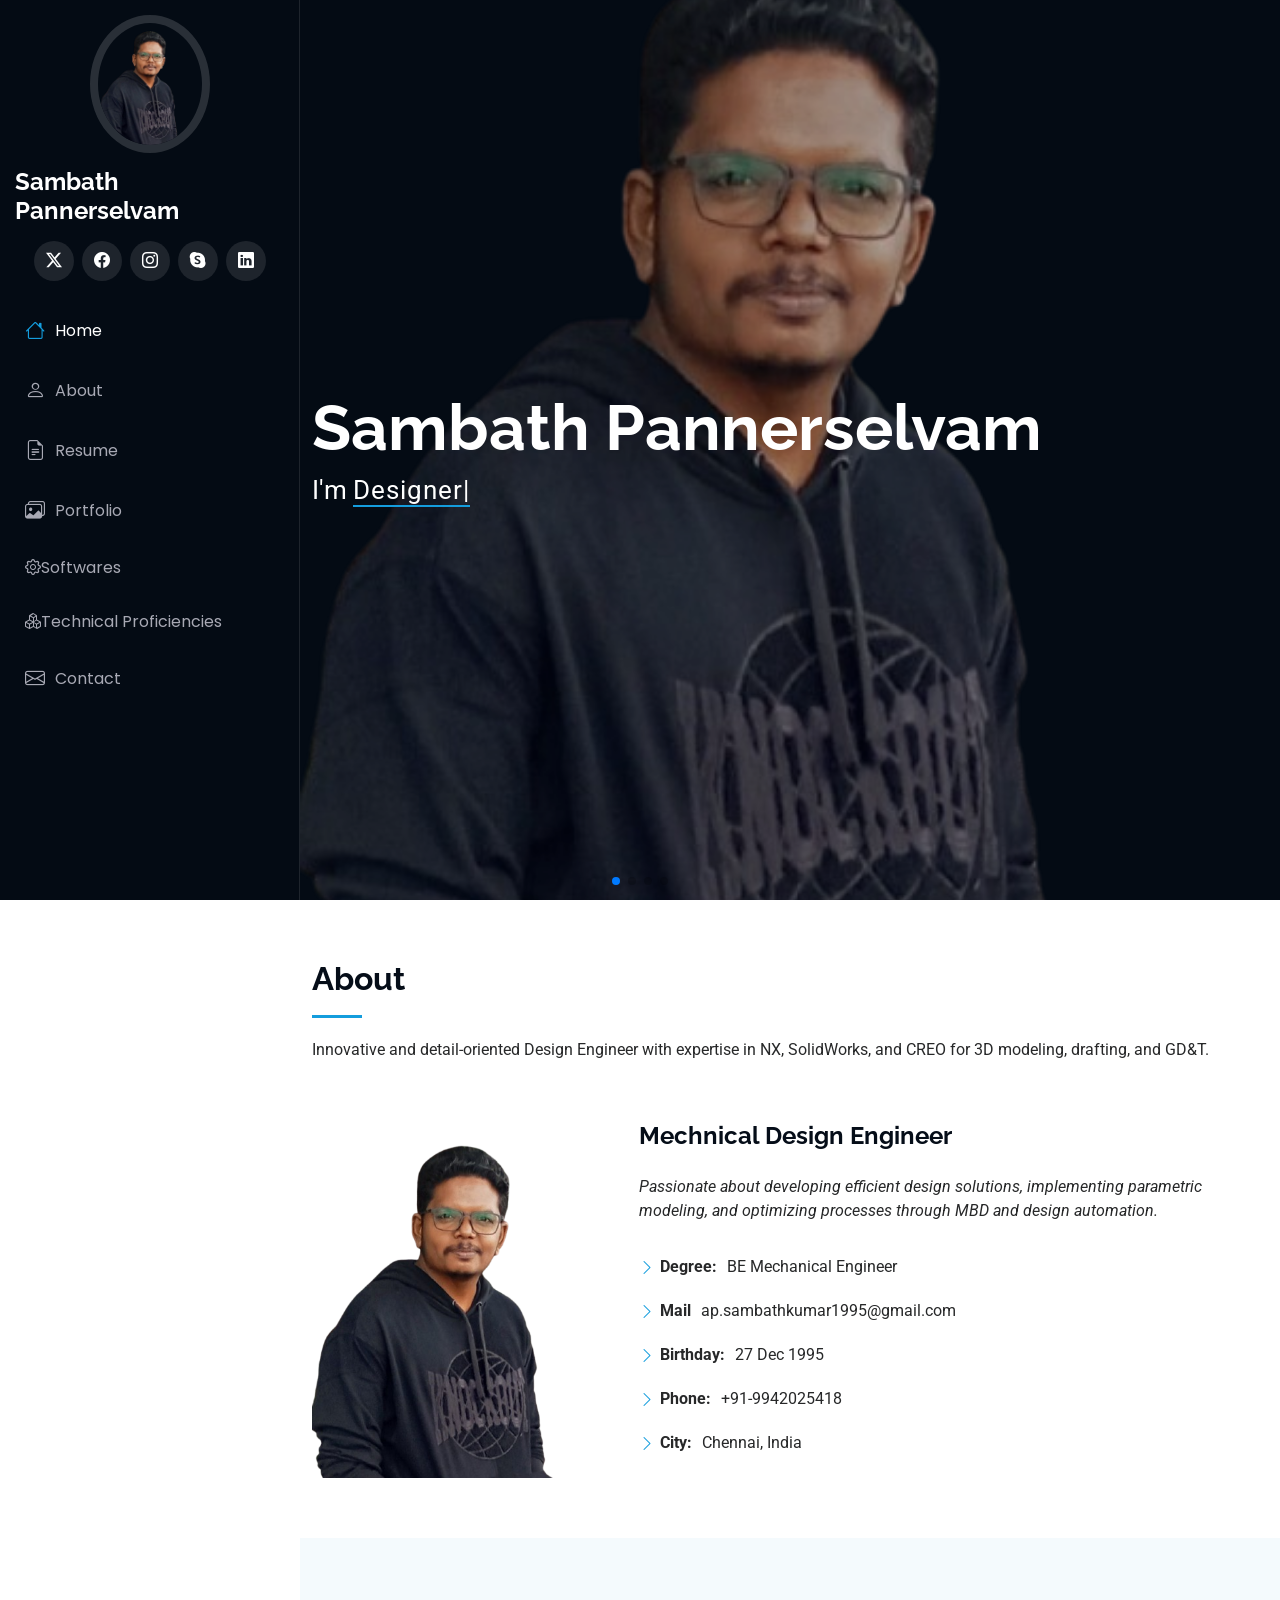
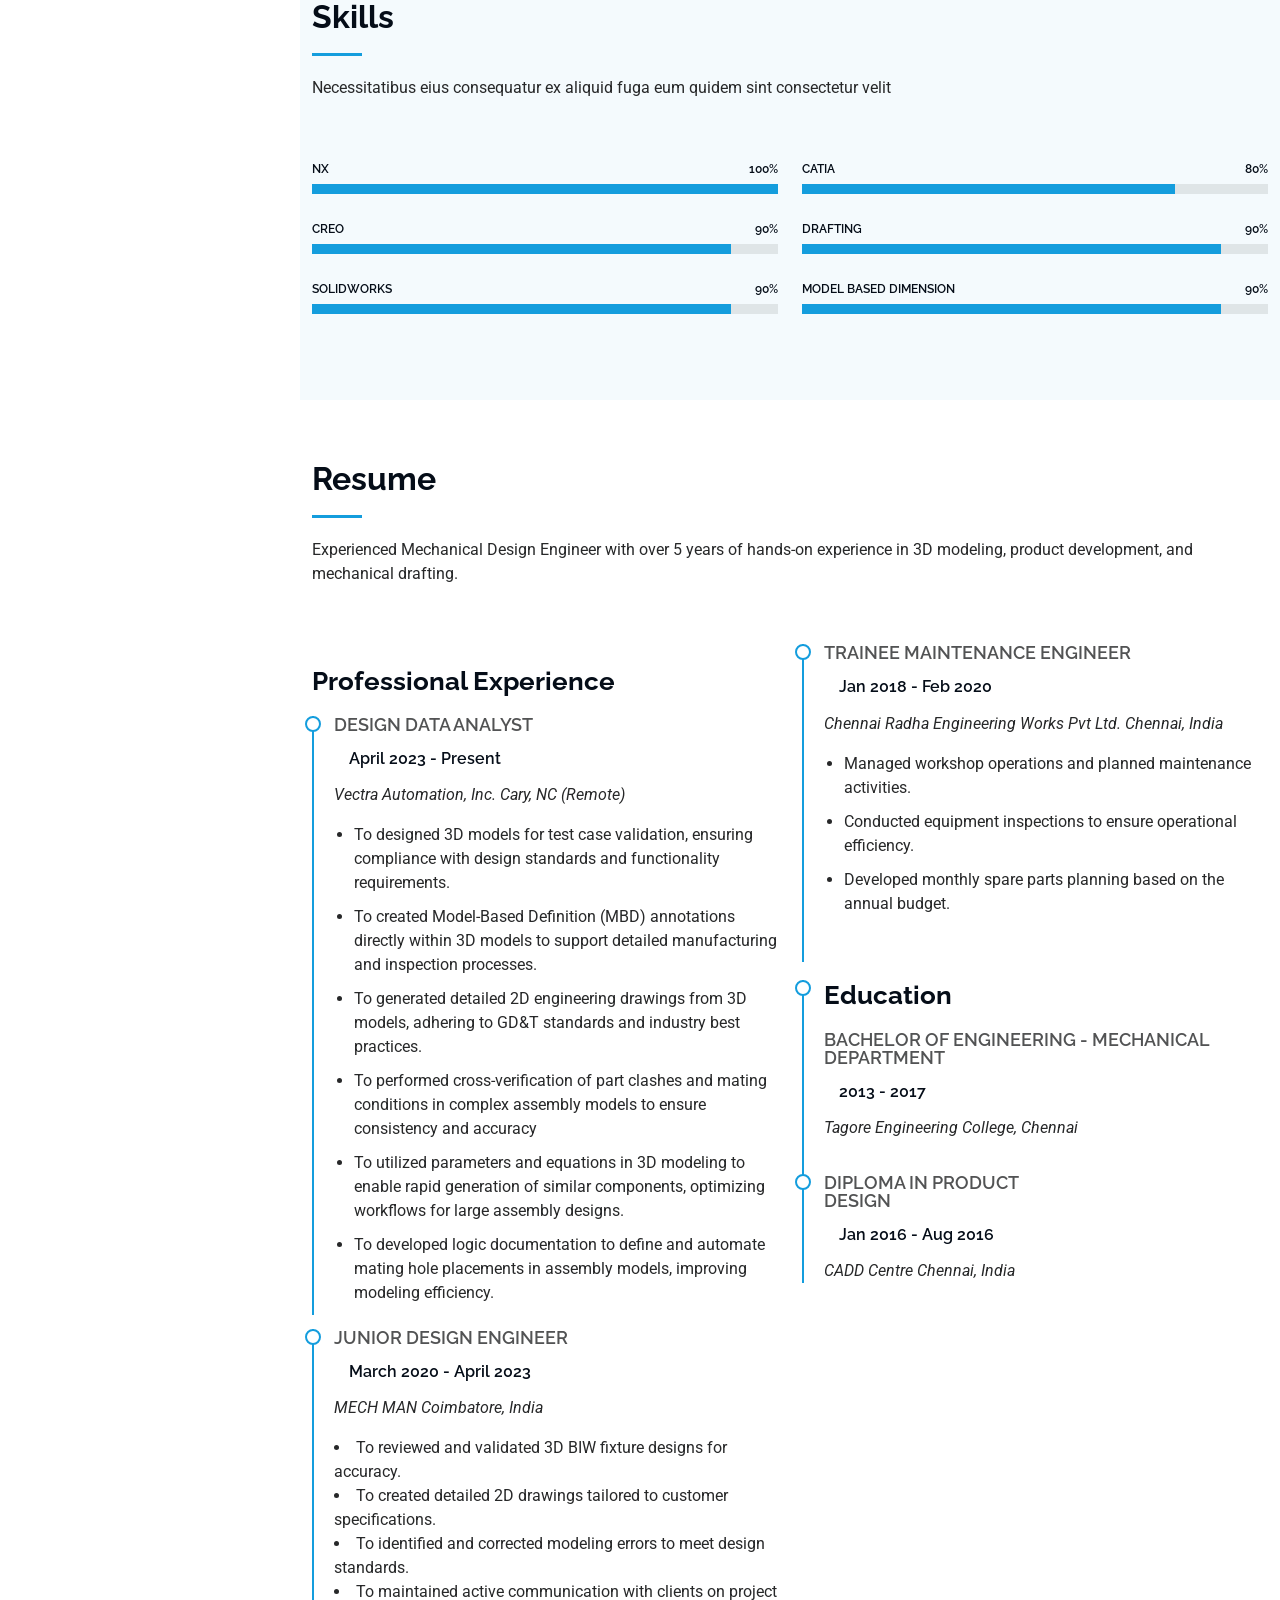
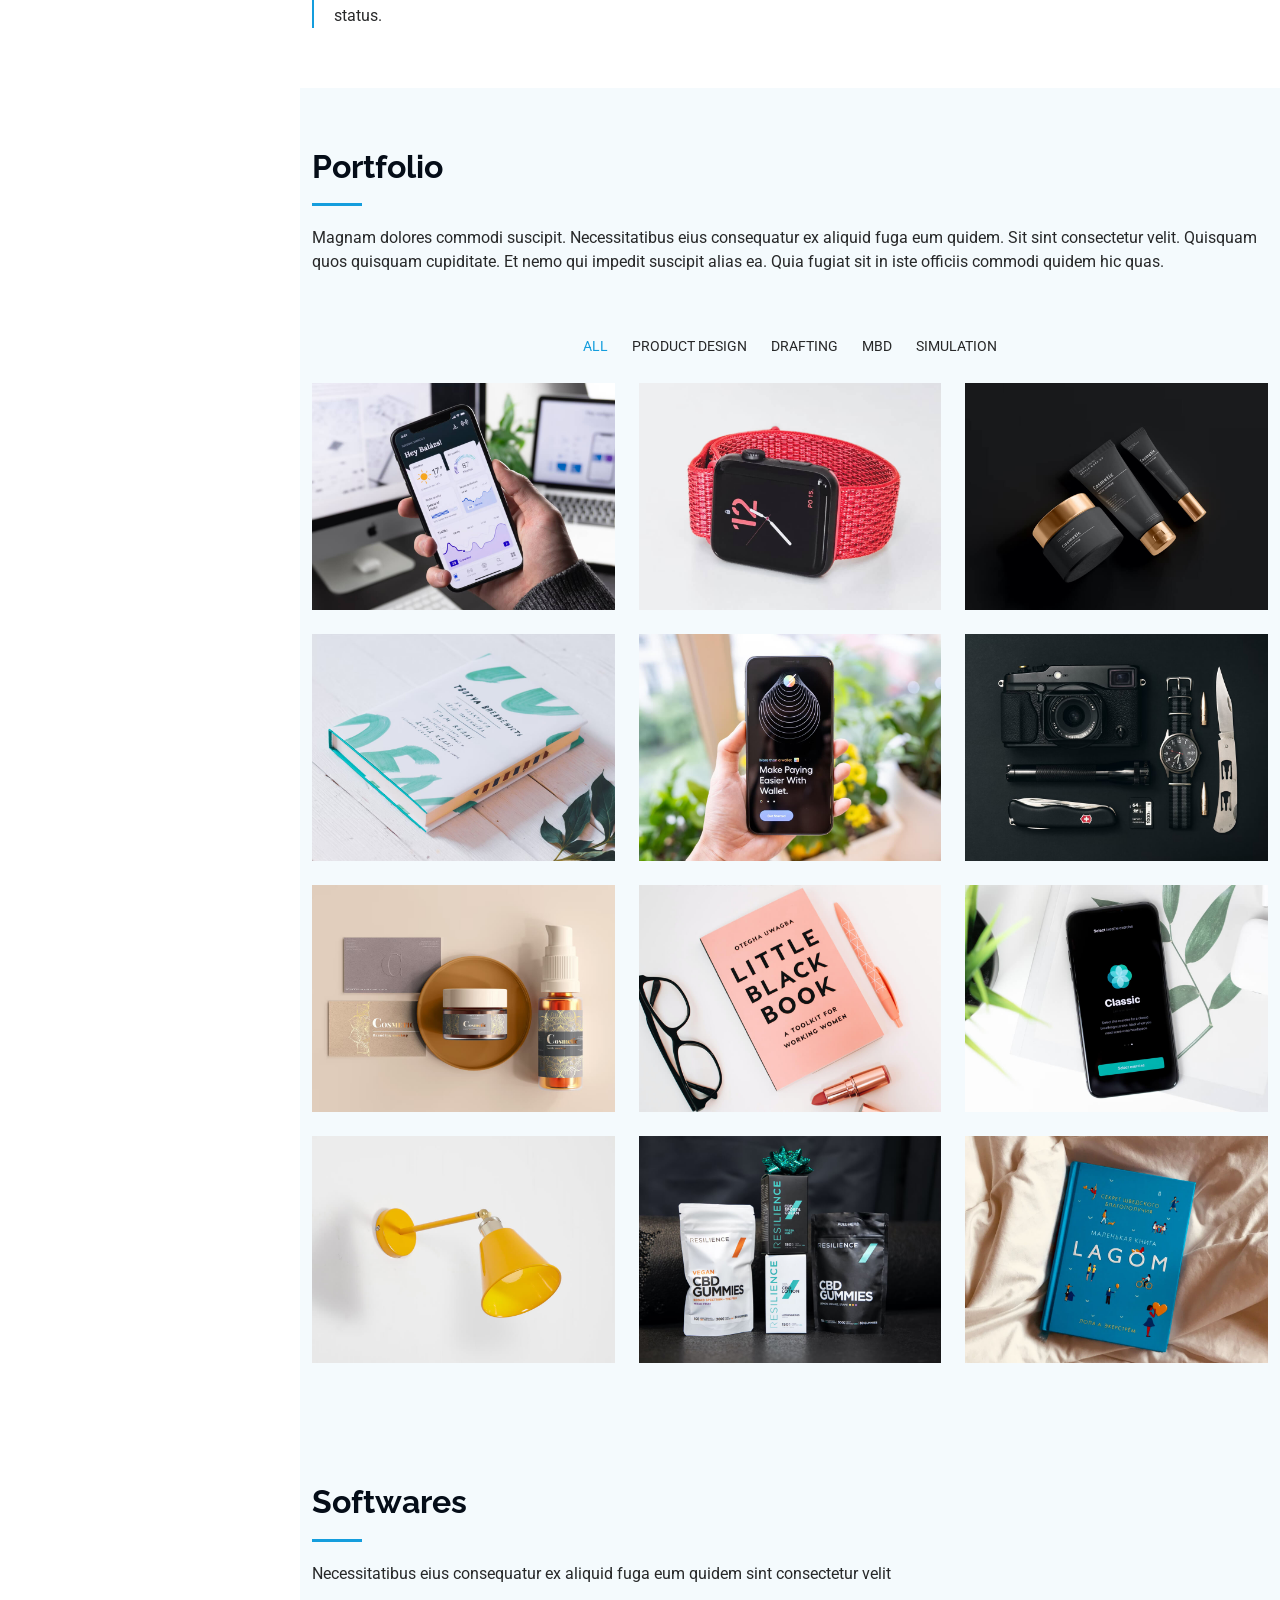
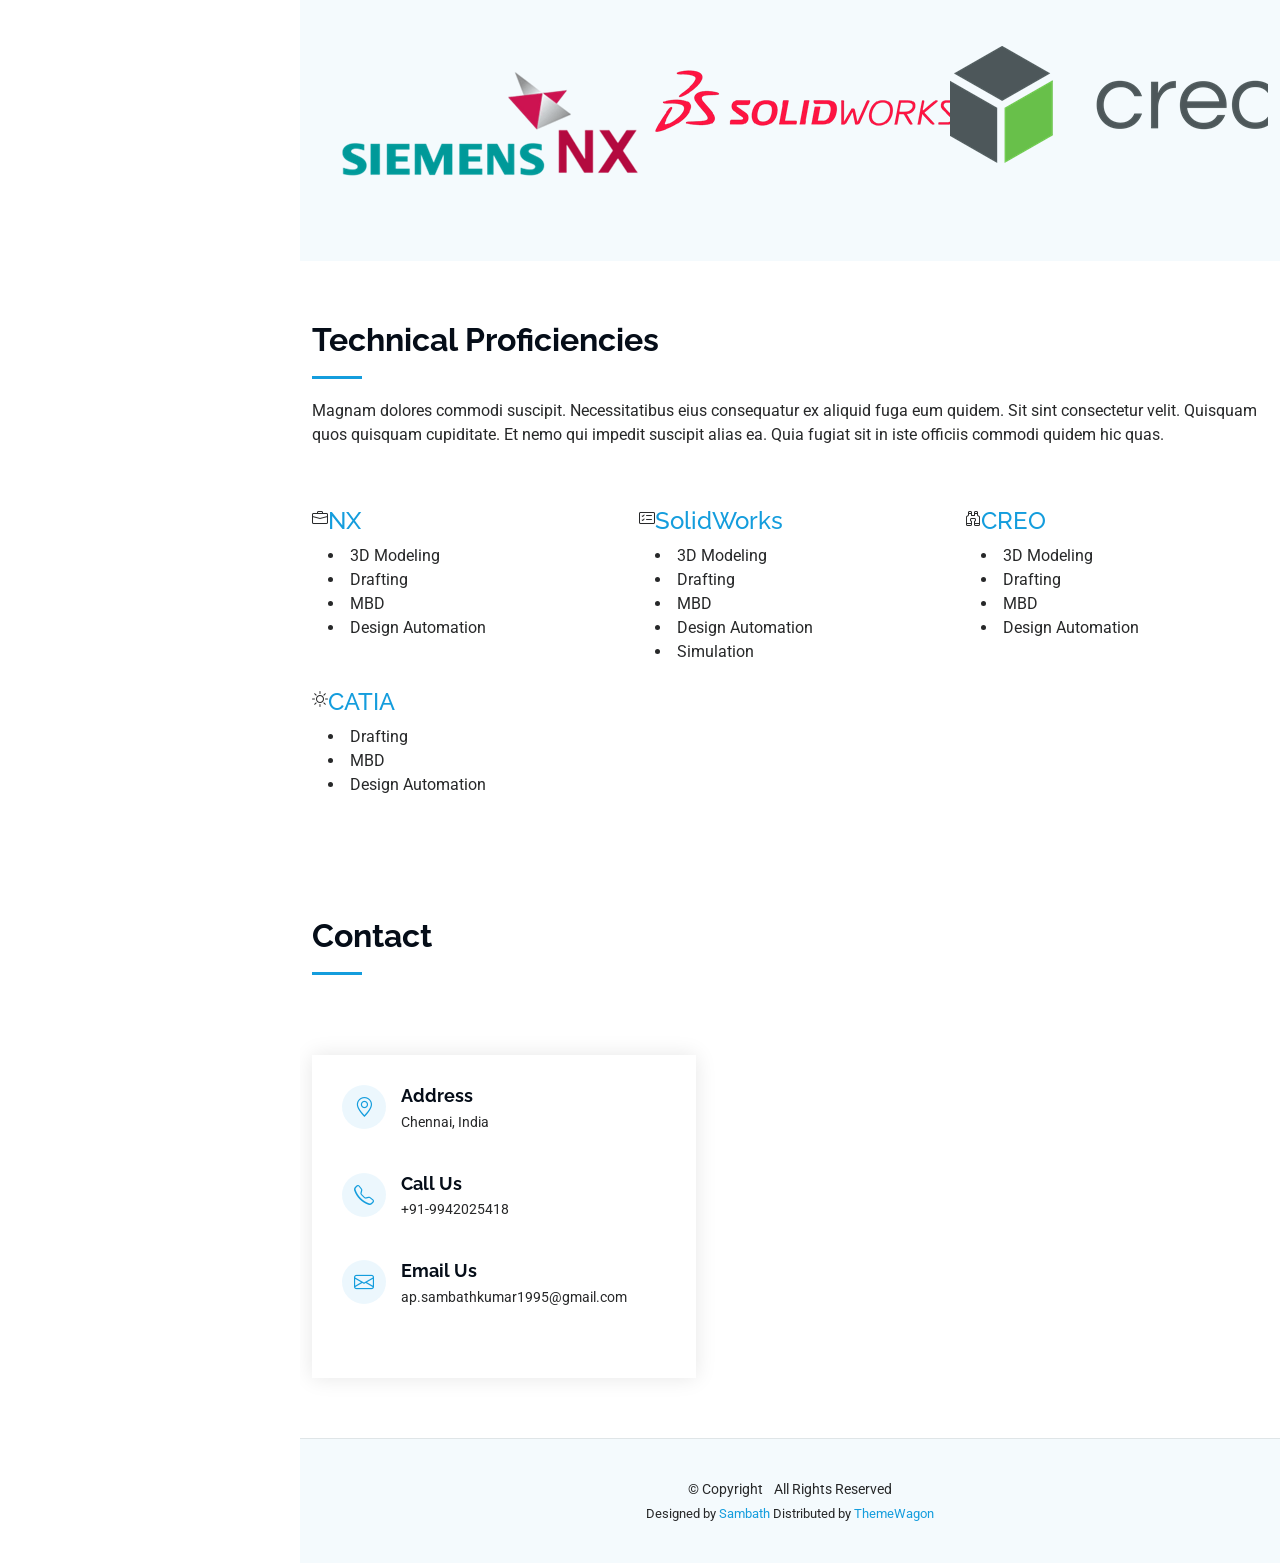
<file: index.html>
<!DOCTYPE html>
<html lang="en">

<head>
  <meta charset="utf-8">
  <meta content="width=device-width, initial-scale=1.0" name="viewport">
  <title>Index - iPortfolio Bootstrap Template</title>
  <meta content="" name="description">
  <meta content="" name="keywords">

  <!-- Favicons -->
  <link href="assets/img/favicon.png" rel="icon">
  <link href="assets/img/apple-touch-icon.png" rel="apple-touch-icon">

  <!-- Fonts -->
  <link href="https://fonts.googleapis.com" rel="preconnect">
  <link href="https://fonts.gstatic.com" rel="preconnect" crossorigin>
  <link href="https://fonts.googleapis.com/css2?family=Roboto:ital,wght@0,100;0,300;0,400;0,500;0,700;0,900;1,100;1,300;1,400;1,500;1,700;1,900&family=Poppins:ital,wght@0,100;0,200;0,300;0,400;0,500;0,600;0,700;0,800;0,900;1,100;1,200;1,300;1,400;1,500;1,600;1,700;1,800;1,900&family=Raleway:ital,wght@0,100;0,200;0,300;0,400;0,500;0,600;0,700;0,800;0,900;1,100;1,200;1,300;1,400;1,500;1,600;1,700;1,800;1,900&display=swap" rel="stylesheet">

  <!-- Vendor CSS Files -->
  <link href="assets/vendor/bootstrap/css/bootstrap.min.css" rel="stylesheet">
  <link href="assets/vendor/bootstrap-icons/bootstrap-icons.css" rel="stylesheet">
  <link href="assets/vendor/aos/aos.css" rel="stylesheet">
  <link href="assets/vendor/glightbox/css/glightbox.min.css" rel="stylesheet">
  <link href="assets/vendor/swiper/swiper-bundle.min.css" rel="stylesheet">

  <!-- Main CSS File -->
  <link href="assets/css/main.css" rel="stylesheet">

  <!-- =======================================================
  * Template Name: iPortfolio
  * Template URL: https://bootstrapmade.com/iportfolio-bootstrap-portfolio-websites-template/
  * Updated: Jun 29 2024 with Bootstrap v5.3.3
  * Author: BootstrapMade.com
  * License: https://bootstrapmade.com/license/
  ======================================================== -->
</head>

<body class="index-page">

  <header id="header" class="header dark-background d-flex flex-column">
    <i class="header-toggle d-xl-none bi bi-list"></i>

    <div class="profile-img">
      <img src="assets/img/my-profile-img.jpg" alt="" class="img-fluid rounded-circle">
    </div>

    <a href="index.html" class="logo d-flex align-items-center justify-content-center">
      <!-- Uncomment the line below if you also wish to use an image logo -->
      <!-- <img src="assets/img/logo.png" alt=""> -->
      <h1 class="sitename">Sambath Pannerselvam</h1>
    </a>

    <div class="social-links text-center">
      <a href="#" class="twitter"><i class="bi bi-twitter-x"></i></a>
      <a href="#" class="facebook"><i class="bi bi-facebook"></i></a>
      <a href="#" class="instagram"><i class="bi bi-instagram"></i></a>
      <a href="#" class="google-plus"><i class="bi bi-skype"></i></a>
      <a href="#" class="linkedin"><i class="bi bi-linkedin"></i></a>
    </div>

    <nav id="navmenu" class="navmenu">
      <ul>
        <li><a href="#hero" class="active"><i class="bi bi-house navicon"></i>Home</a></li>
        <li><a href="#about"><i class="bi bi-person navicon"></i> About</a></li>
        <li><a href="#resume"><i class="bi bi-file-earmark-text navicon"></i> Resume</a></li>
        <li><a href="#portfolio"><i class="bi bi-images navicon"></i> Portfolio</a></li>
        <li><a href="#softwares"><i class="bi bi-gear"></i> Softwares</a></li>
        <li><a href="#technical proficiencies"><i class="bi bi-boxes"></i> Technical Proficiencies</a></li>
        <li><a href="#contact"><i class="bi bi-envelope navicon"></i> Contact</a></li>
      </ul>
    </nav>

  </header>

  <main class="main">

    <!-- Hero Section -->
    <section id="hero" class="hero section dark-background">

      <img src="assets/img/hero-bg.jpg" alt="" data-aos="fade-in" class="">

      <div class="container" data-aos="fade-up" data-aos-delay="100">
        <h2>Sambath Pannerselvam</h2>
        <p>I'm <span class="typed" data-typed-items="Designer">Designer</span><span class="typed-cursor typed-cursor--blink" aria-hidden="true"></span><span class="typed-cursor typed-cursor--blink" aria-hidden="true"></span></p>
      </div>

    </section><!-- /Hero Section -->

    <!-- About Section -->
    <section id="about" class="about section">

      <!-- Section Title -->
      <div class="container section-title" data-aos="fade-up">
        <h2>About</h2>
        <p>Innovative and detail-oriented Design Engineer with expertise in NX, SolidWorks, and CREO for 3D modeling, drafting, and GD&T. </p>
      </div><!-- End Section Title -->

      <div class="container" data-aos="fade-up" data-aos-delay="100">

        <div class="row gy-4 justify-content-center">
          <div class="col-lg-4">
            <img src="assets/img/my-profile-img.jpg" class="img-fluid" alt="">
          </div>
          <div class="col-lg-8 content">
            <h2>Mechnical Design Engineer </h2>
            <p class="fst-italic py-3">
              Passionate about developing efficient design solutions, implementing parametric modeling, and optimizing processes through MBD and design automation.
            </p>
            <div class="row">
              <div class="col-lg-6">
                <ul>
                  <li><i class="bi bi-chevron-right"></i> <strong>Degree:</strong> <span>BE Mechanical Engineer </span></li>
                  <li><i class="bi bi-chevron-right"></i> <strong> Mail</strong> <span>ap.sambathkumar1995@gmail.com</span></li>
                  <li><i class="bi bi-chevron-right"></i> <strong>Birthday:</strong> <span>27 Dec 1995</span></li>
                  <li><i class="bi bi-chevron-right"></i> <strong>Phone:</strong> <span>+91-9942025418</span></li>
                  <li><i class="bi bi-chevron-right"></i> <strong>City:</strong> <span>Chennai, India</span></li>
                  
                </ul>
              </div>
         
        </div>

      </div>

    </section><!-- /About Section -->

   

      

    <!-- Skills Section -->
    <section id="skills" class="skills section light-background">

      <!-- Section Title -->
      <div class="container section-title" data-aos="fade-up">
        <h2>Skills</h2>
        <p>Necessitatibus eius consequatur ex aliquid fuga eum quidem sint consectetur velit</p>
      </div><!-- End Section Title -->

      <div class="container" data-aos="fade-up" data-aos-delay="100">

        <div class="row skills-content skills-animation">

          <div class="col-lg-6">

            <div class="progress">
              <span class="skill"><span>NX</span> <i class="val">100%</i></span>
              <div class="progress-bar-wrap">
                <div class="progress-bar" role="progressbar" aria-valuenow="100" aria-valuemin="0" aria-valuemax="100"></div>
              </div>
            </div><!-- End Skills Item -->

            <div class="progress">
              <span class="skill"><span>CREO</span> <i class="val">90%</i></span>
              <div class="progress-bar-wrap">
                <div class="progress-bar" role="progressbar" aria-valuenow="90" aria-valuemin="0" aria-valuemax="100"></div>
              </div>
            </div><!-- End Skills Item -->

            <div class="progress">
              <span class="skill"><span>SolidWorks</span> <i class="val">90%</i></span>
              <div class="progress-bar-wrap">
                <div class="progress-bar" role="progressbar" aria-valuenow="90" aria-valuemin="0" aria-valuemax="100"></div>
              </div>
            </div><!-- End Skills Item -->

          </div>

          <div class="col-lg-6">

            <div class="progress">
              <span class="skill"><span>CATIA</span> <i class="val">80%</i></span>
              <div class="progress-bar-wrap">
                <div class="progress-bar" role="progressbar" aria-valuenow="80" aria-valuemin="0" aria-valuemax="100"></div>
              </div>
            </div><!-- End Skills Item -->

            <div class="progress">
              <span class="skill"><span>Drafting</span> <i class="val">90%</i></span>
              <div class="progress-bar-wrap">
                <div class="progress-bar" role="progressbar" aria-valuenow="90" aria-valuemin="0" aria-valuemax="100"></div>
              </div>
            </div><!-- End Skills Item -->

            <div class="progress">
              <span class="skill"><span>Model Based Dimension</span> <i class="val">90%</i></span>
              <div class="progress-bar-wrap">
                <div class="progress-bar" role="progressbar" aria-valuenow="90" aria-valuemin="0" aria-valuemax="100"></div>
              </div>
            </div><!-- End Skills Item -->

          </div>

        </div>

      </div>

    </section><!-- /Skills Section -->

    <!-- Resume Section -->
    <section id="resume" class="resume section">

      <!-- Section Title -->
      <div class="container section-title" data-aos="fade-up">
        <h2>Resume</h2>
        <p>Experienced Mechanical Design Engineer with over 5 years of hands-on experience in 3D modeling, product development, and mechanical drafting. </p>
      </div><!-- End Section Title -->

      <div class="container">

        <div class="row">

          <div class="col-lg-6" data-aos="fade-up" data-aos-delay="100">
            <h3 class="resume-title">Professional Experience</h3>

            <div class="resume-item pb-0">
              <h4>Design Data Analyst</h4>
              <h5>April 2023 - Present</h5>
              <p><em>Vectra Automation, Inc. Cary, NC (Remote)</em></p>
              <ul>
                <li>To designed 3D models for test case validation, ensuring compliance with design standards and functionality requirements.</li>
                <li>To created Model-Based Definition (MBD) annotations directly within 3D models to support detailed manufacturing and inspection processes.</li>
                <li>To generated detailed 2D engineering drawings from 3D models, adhering to GD&T standards and industry best practices.</li>
                <li>To performed cross-verification of part clashes and mating conditions in complex assembly models to ensure consistency and accuracy</li>
                <li>To utilized parameters and equations in 3D modeling to enable rapid generation of similar components, optimizing workflows for large assembly designs.</li>
                <li>To developed logic documentation to define and automate mating hole placements in assembly models, improving modeling efficiency.</li>
              </ul>
            </div><!-- Edn Resume Item -->           
            <div class="resume-item">
              <h4>Junior Design Engineer</h4>
              <h5>March 2020 - April 2023</h5>
              <p><em>MECH MAN  Coimbatore, India</em></p>
              <li>To reviewed and validated 3D BIW fixture designs for accuracy.</li>
              <li>To created detailed 2D drawings tailored to customer specifications.</li>
              <li>To identified and corrected modeling errors to meet design standards.</li>
              <li>To maintained active communication with clients on project status.</li>
            </div><!-- Edn Resume Item -->

            

          </div>

          <div class="col-lg-6" data-aos="fade-up" data-aos-delay="200">
            
            <div class="resume-item">
              <h4>Trainee Maintenance Engineer</h4>
              <h5>Jan 2018 - Feb 2020</h5>
              <p><em>Chennai Radha Engineering Works Pvt Ltd.  Chennai, India </em></p>
              <ul>
                <li>Managed workshop operations and planned maintenance activities.</li>
                <li>Conducted equipment inspections to ensure operational efficiency. </li>
                <li>Developed monthly spare parts planning based on the annual budget.</li>
                </ul>
            </div><!-- Edn Resume Item -->

            <div class="resume-item">
              <h3 class="resume-title">Education</h3>
              <h4>Bachelor of Engineering - Mechanical Department</h4>
              <h5>2013 - 2017</h5>
              <p><em>Tagore Engineering College, Chennai</em></p>
            
            </div><!-- Edn Resume Item -->
             <div class="col-lg-6" data-aos="fade-up" data-aos-delay="200">
            
            <div class="resume-item">
              <h4>Diploma in Product Design</h4>
              <h5>Jan 2016 - Aug 2016</h5>
              <p><em>CADD Centre  Chennai, India </em></p>
              </div>

        </div>

      </div>

    </section><!-- /Resume Section -->

    <!-- Portfolio Section -->
    <section id="portfolio" class="portfolio section light-background">

      <!-- Section Title -->
      <div class="container section-title" data-aos="fade-up">
        <h2>Portfolio</h2>
        <p>Magnam dolores commodi suscipit. Necessitatibus eius consequatur ex aliquid fuga eum quidem. Sit sint consectetur velit. Quisquam quos quisquam cupiditate. Et nemo qui impedit suscipit alias ea. Quia fugiat sit in iste officiis commodi quidem hic quas.</p>
      </div><!-- End Section Title -->

      <div class="container">

        <div class="isotope-layout" data-default-filter="*" data-layout="masonry" data-sort="original-order">

          <ul class="portfolio-filters isotope-filters" data-aos="fade-up" data-aos-delay="100">
            <li data-filter="*" class="filter-active">All</li>
            <li data-filter=".filter-app">Product Design</li>
            <li data-filter=".filter-product">Drafting</li>
            <li data-filter=".filter-branding">MBD</li>
            <li data-filter=".filter-books">Simulation</li>
          </ul><!-- End Portfolio Filters -->

          <div class="row gy-4 isotope-container" data-aos="fade-up" data-aos-delay="200">

            <div class="col-lg-4 col-md-6 portfolio-item isotope-item filter-app">
              <div class="portfolio-content h-100">
                <img src="assets/img/portfolio/app-1.jpg" class="img-fluid" alt="">
                <div class="portfolio-info">
                  <h4>App 1</h4>
                  <p>Lorem ipsum, dolor sit amet consectetur</p>
                  <a href="assets/img/portfolio/app-1.jpg" title="App 1" data-gallery="portfolio-gallery-app" class="glightbox preview-link"><i class="bi bi-zoom-in"></i></a>
                  <a href="portfolio-details.html" title="More Details" class="details-link"><i class="bi bi-link-45deg"></i></a>
                </div>
              </div>
            </div><!-- End Portfolio Item -->

            <div class="col-lg-4 col-md-6 portfolio-item isotope-item filter-product">
              <div class="portfolio-content h-100">
                <img src="assets/img/portfolio/product-1.jpg" class="img-fluid" alt="">
                <div class="portfolio-info">
                  <h4>Product 1</h4>
                  <p>Lorem ipsum, dolor sit amet consectetur</p>
                  <a href="assets/img/portfolio/product-1.jpg" title="Product 1" data-gallery="portfolio-gallery-product" class="glightbox preview-link"><i class="bi bi-zoom-in"></i></a>
                  <a href="portfolio-details.html" title="More Details" class="details-link"><i class="bi bi-link-45deg"></i></a>
                </div>
              </div>
            </div><!-- End Portfolio Item -->

            <div class="col-lg-4 col-md-6 portfolio-item isotope-item filter-branding">
              <div class="portfolio-content h-100">
                <img src="assets/img/portfolio/branding-1.jpg" class="img-fluid" alt="">
                <div class="portfolio-info">
                  <h4>Branding 1</h4>
                  <p>Lorem ipsum, dolor sit amet consectetur</p>
                  <a href="assets/img/portfolio/branding-1.jpg" title="Branding 1" data-gallery="portfolio-gallery-branding" class="glightbox preview-link"><i class="bi bi-zoom-in"></i></a>
                  <a href="portfolio-details.html" title="More Details" class="details-link"><i class="bi bi-link-45deg"></i></a>
                </div>
              </div>
            </div><!-- End Portfolio Item -->

            <div class="col-lg-4 col-md-6 portfolio-item isotope-item filter-books">
              <div class="portfolio-content h-100">
                <img src="assets/img/portfolio/books-1.jpg" class="img-fluid" alt="">
                <div class="portfolio-info">
                  <h4>Books 1</h4>
                  <p>Lorem ipsum, dolor sit amet consectetur</p>
                  <a href="assets/img/portfolio/books-1.jpg" title="Branding 1" data-gallery="portfolio-gallery-book" class="glightbox preview-link"><i class="bi bi-zoom-in"></i></a>
                  <a href="portfolio-details.html" title="More Details" class="details-link"><i class="bi bi-link-45deg"></i></a>
                </div>
              </div>
            </div><!-- End Portfolio Item -->

            <div class="col-lg-4 col-md-6 portfolio-item isotope-item filter-app">
              <div class="portfolio-content h-100">
                <img src="assets/img/portfolio/app-2.jpg" class="img-fluid" alt="">
                <div class="portfolio-info">
                  <h4>App 2</h4>
                  <p>Lorem ipsum, dolor sit amet consectetur</p>
                  <a href="assets/img/portfolio/app-2.jpg" title="App 2" data-gallery="portfolio-gallery-app" class="glightbox preview-link"><i class="bi bi-zoom-in"></i></a>
                  <a href="portfolio-details.html" title="More Details" class="details-link"><i class="bi bi-link-45deg"></i></a>
                </div>
              </div>
            </div><!-- End Portfolio Item -->

            <div class="col-lg-4 col-md-6 portfolio-item isotope-item filter-product">
              <div class="portfolio-content h-100">
                <img src="assets/img/portfolio/product-2.jpg" class="img-fluid" alt="">
                <div class="portfolio-info">
                  <h4>Product 2</h4>
                  <p>Lorem ipsum, dolor sit amet consectetur</p>
                  <a href="assets/img/portfolio/product-2.jpg" title="Product 2" data-gallery="portfolio-gallery-product" class="glightbox preview-link"><i class="bi bi-zoom-in"></i></a>
                  <a href="portfolio-details.html" title="More Details" class="details-link"><i class="bi bi-link-45deg"></i></a>
                </div>
              </div>
            </div><!-- End Portfolio Item -->

            <div class="col-lg-4 col-md-6 portfolio-item isotope-item filter-branding">
              <div class="portfolio-content h-100">
                <img src="assets/img/portfolio/branding-2.jpg" class="img-fluid" alt="">
                <div class="portfolio-info">
                  <h4>Branding 2</h4>
                  <p>Lorem ipsum, dolor sit amet consectetur</p>
                  <a href="assets/img/portfolio/branding-2.jpg" title="Branding 2" data-gallery="portfolio-gallery-branding" class="glightbox preview-link"><i class="bi bi-zoom-in"></i></a>
                  <a href="portfolio-details.html" title="More Details" class="details-link"><i class="bi bi-link-45deg"></i></a>
                </div>
              </div>
            </div><!-- End Portfolio Item -->

            <div class="col-lg-4 col-md-6 portfolio-item isotope-item filter-books">
              <div class="portfolio-content h-100">
                <img src="assets/img/portfolio/books-2.jpg" class="img-fluid" alt="">
                <div class="portfolio-info">
                  <h4>Books 2</h4>
                  <p>Lorem ipsum, dolor sit amet consectetur</p>
                  <a href="assets/img/portfolio/books-2.jpg" title="Branding 2" data-gallery="portfolio-gallery-book" class="glightbox preview-link"><i class="bi bi-zoom-in"></i></a>
                  <a href="portfolio-details.html" title="More Details" class="details-link"><i class="bi bi-link-45deg"></i></a>
                </div>
              </div>
            </div><!-- End Portfolio Item -->

            <div class="col-lg-4 col-md-6 portfolio-item isotope-item filter-app">
              <div class="portfolio-content h-100">
                <img src="assets/img/portfolio/app-3.jpg" class="img-fluid" alt="">
                <div class="portfolio-info">
                  <h4>App 3</h4>
                  <p>Lorem ipsum, dolor sit amet consectetur</p>
                  <a href="assets/img/portfolio/app-3.jpg" title="App 3" data-gallery="portfolio-gallery-app" class="glightbox preview-link"><i class="bi bi-zoom-in"></i></a>
                  <a href="portfolio-details.html" title="More Details" class="details-link"><i class="bi bi-link-45deg"></i></a>
                </div>
              </div>
            </div><!-- End Portfolio Item -->

            <div class="col-lg-4 col-md-6 portfolio-item isotope-item filter-product">
              <div class="portfolio-content h-100">
                <img src="assets/img/portfolio/product-3.jpg" class="img-fluid" alt="">
                <div class="portfolio-info">
                  <h4>Product 3</h4>
                  <p>Lorem ipsum, dolor sit amet consectetur</p>
                  <a href="assets/img/portfolio/product-3.jpg" title="Product 3" data-gallery="portfolio-gallery-product" class="glightbox preview-link"><i class="bi bi-zoom-in"></i></a>
                  <a href="portfolio-details.html" title="More Details" class="details-link"><i class="bi bi-link-45deg"></i></a>
                </div>
              </div>
            </div><!-- End Portfolio Item -->

            <div class="col-lg-4 col-md-6 portfolio-item isotope-item filter-branding">
              <div class="portfolio-content h-100">
                <img src="assets/img/portfolio/branding-3.jpg" class="img-fluid" alt="">
                <div class="portfolio-info">
                  <h4>Branding 3</h4>
                  <p>Lorem ipsum, dolor sit amet consectetur</p>
                  <a href="assets/img/portfolio/branding-3.jpg" title="Branding 2" data-gallery="portfolio-gallery-branding" class="glightbox preview-link"><i class="bi bi-zoom-in"></i></a>
                  <a href="portfolio-details.html" title="More Details" class="details-link"><i class="bi bi-link-45deg"></i></a>
                </div>
              </div>
            </div><!-- End Portfolio Item -->

            <div class="col-lg-4 col-md-6 portfolio-item isotope-item filter-books">
              <div class="portfolio-content h-100">
                <img src="assets/img/portfolio/books-3.jpg" class="img-fluid" alt="">
                <div class="portfolio-info">
                  <h4>Books 3</h4>
                  <p>Lorem ipsum, dolor sit amet consectetur</p>
                  <a href="assets/img/portfolio/books-3.jpg" title="Branding 3" data-gallery="portfolio-gallery-book" class="glightbox preview-link"><i class="bi bi-zoom-in"></i></a>
                  <a href="portfolio-details.html" title="More Details" class="details-link"><i class="bi bi-link-45deg"></i></a>
                </div>
              </div>
            </div><!-- End Portfolio Item -->

          </div><!-- End Portfolio Container -->

        </div>

      </div>

    </section><!-- /Portfolio Section -->

    <!-- Testimonials Section -->
    <section id="softwares" class="softwares section light-background">

      <!-- Section Title -->
      <div class="container section-title" data-aos="fade-up">
        <h2>Softwares</h2>
        <p>Necessitatibus eius consequatur ex aliquid fuga eum quidem sint consectetur velit</p>
      </div><!-- End Section Title -->

      <div class="container" data-aos="fade-up" data-aos-delay="100">

        <div class="swiper init-swiper">
          <script type="application/json" class="swiper-config">
            {
              "loop": true,
              "speed": 600,
              "autoplay": {
                "delay": 5000
              },
              "slidesPerView": "auto",
              "pagination": {
                "el": ".swiper-pagination",
                "type": "bullets",
                "clickable": true
              },
              "breakpoints": {
                "320": {
                  "slidesPerView": 1,
                  "spaceBetween": 40
                },
                "1200": {
                  "slidesPerView": 3,
                  "spaceBetween": 1
                }
              }
            }
          </script>
          <div class="swiper-wrapper">

            <div class="swiper-slide">
              <div class="testimonial-item">
                
                <img src="assets/img/testimonials/testimonials-1.jpg" class="testimonial-img" alt="">
                
              </div>
            </div><!-- End testimonial item -->

            <div class="swiper-slide">
              <div class="testimonial-item">
                
                <img src="assets/img/testimonials/testimonials-2.jpg" class="testimonial-img" alt="">
                
              </div>
            </div><!-- End testimonial item -->

            <div class="swiper-slide">
              <div class="testimonial-item">
               
                <img src="assets/img/testimonials/testimonials-3.jpg" class="testimonial-img" alt="">
                
              </div>
            </div><!-- End testimonial item -->

            <div class="swiper-slide">
              <div class="testimonial-item">
               
                <img src="assets/img/testimonials/testimonials-4.jpg" class="testimonial-img" alt="">
                
              </div>
            </div><!-- End testimonial item -->

            
            </div><!-- End testimonial item -->

          </div>
          <div class="swiper-pagination"></div>
        </div>

      </div>

    </section><!-- /Testimonials Section -->

    <!-- Services Section -->
    <section id="technical proficiencies" class="technical proficiencies section">

      <!-- Section Title -->
      <div class="container section-title" data-aos="fade-up">
        <h2>Technical Proficiencies</h2>
        <p>Magnam dolores commodi suscipit. Necessitatibus eius consequatur ex aliquid fuga eum quidem. Sit sint consectetur velit. Quisquam quos quisquam cupiditate. Et nemo qui impedit suscipit alias ea. Quia fugiat sit in iste officiis commodi quidem hic quas.</p>
      </div><!-- End Section Title -->

      <div class="container">

        <div class="row gy-4">

          <div class="col-lg-4 col-md-6 service-item d-flex" data-aos="fade-up" data-aos-delay="100">
            <div class="icon flex-shrink-0"><i class="bi bi-briefcase"></i></div>
            <div>
              <h4 class="title"><a href="service-details.html" class="stretched-link">NX</a></h4>
              <li>3D Modeling</li>
              <li>Drafting</li>
              <li>MBD</li>
              <li>Design Automation</li>
            </div>
          </div>
          <!-- End Service Item -->

          <div class="col-lg-4 col-md-6 service-item d-flex" data-aos="fade-up" data-aos-delay="200">
            <div class="icon flex-shrink-0"><i class="bi bi-card-checklist"></i></div>
            <div>
              <h4 class="title"><a href="service-details.html" class="stretched-link">SolidWorks</a></h4>
             <li>3D Modeling</li>
             <li>Drafting</li>
             <li>MBD</li>
             <Li>Design Automation</Li>
             <li>Simulation</li>
            </div>
          </div><!-- End Service Item -->

          

          <div class="col-lg-4 col-md-6 service-item d-flex" data-aos="fade-up" data-aos-delay="400">
            <div class="icon flex-shrink-0"><i class="bi bi-binoculars"></i></div>
            <div>
              <h4 class="title"><a href="service-details.html" class="stretched-link">CREO</a></h4>
              <li>3D Modeling</li>
              <li>Drafting</li>
              <li>MBD</li>
              <li>Design Automation</li>
            
            </div>
          </div><!-- End Service Item -->

          <div class="col-lg-4 col-md-6 service-item d-flex" data-aos="fade-up" data-aos-delay="500">
            <div class="icon flex-shrink-0"><i class="bi bi-brightness-high"></i></div>
            <div>
              <h4 class="title"><a href="service-details.html" class="stretched-link">CATIA</a></h4>
              <li>Drafting</li>
              <li>MBD</li>
              <li>Design Automation</li>
            </div>
          </div><!-- End Service Item -->

          

        </div>

      </div>

    </section><!-- /Services Section -->

    

    <!-- Contact Section -->
    <section id="contact" class="contact section">

      <!-- Section Title -->
      <div class="container section-title" data-aos="fade-up">
        <h2>Contact</h2>
      </div><!-- End Section Title -->

      <div class="container" data-aos="fade-up" data-aos-delay="100">

        <div class="row gy-4">

          <div class="col-lg-5">

            <div class="info-wrap">
              <div class="info-item d-flex" data-aos="fade-up" data-aos-delay="200">
                <i class="bi bi-geo-alt flex-shrink-0"></i>
                <div>
                  <h3>Address</h3>
                  <p>Chennai, India</p>
                </div>
              </div><!-- End Info Item -->

              <div class="info-item d-flex" data-aos="fade-up" data-aos-delay="300">
                <i class="bi bi-telephone flex-shrink-0"></i>
                <div>
                  <h3>Call Us</h3>
                  <p>+91-9942025418</p>
                </div>
              </div><!-- End Info Item -->

              <div class="info-item d-flex" data-aos="fade-up" data-aos-delay="400">
                <i class="bi bi-envelope flex-shrink-0"></i>
                <div>
                  <h3>Email Us</h3>
                  <p>ap.sambathkumar1995@gmail.com</p>
                </div>
              
          </div>

         

        </div>

      </div>

    </section><!-- /Contact Section -->

  </main>

  <footer id="footer" class="footer position-relative light-background">

    <div class="container">
      <div class="copyright text-center ">
        <p>© <span>Copyright</span> <strong class="px-1 sitename"></strong> <span>All Rights Reserved</span></p>
      </div>
      <div class="credits">
        <!-- All the links in the footer should remain intact. -->
        <!-- You can delete the links only if you've purchased the pro version. -->
        <!-- Licensing information: https://bootstrapmade.com/license/ -->
        <!-- Purchase the pro version with working PHP/AJAX contact form: [buy-url] -->
        Designed by <a href="">Sambath</a> Distributed by <a href="https://themewagon.com">ThemeWagon</a>
      </div>
    </div>

  </footer>

  <!-- Scroll Top -->
  <a href="#" id="scroll-top" class="scroll-top d-flex align-items-center justify-content-center"><i class="bi bi-arrow-up-short"></i></a>

  <!-- Preloader -->
  <div id="preloader"></div>

  <!-- Vendor JS Files -->
  <script src="assets/vendor/bootstrap/js/bootstrap.bundle.min.js"></script>
  <script src="assets/vendor/php-email-form/validate.js"></script>
  <script src="assets/vendor/aos/aos.js"></script>
  <script src="assets/vendor/typed.js/typed.umd.js"></script>
  <script src="assets/vendor/purecounter/purecounter_vanilla.js"></script>
  <script src="assets/vendor/waypoints/noframework.waypoints.js"></script>
  <script src="assets/vendor/glightbox/js/glightbox.min.js"></script>
  <script src="assets/vendor/imagesloaded/imagesloaded.pkgd.min.js"></script>
  <script src="assets/vendor/isotope-layout/isotope.pkgd.min.js"></script>
  <script src="assets/vendor/swiper/swiper-bundle.min.js"></script>

  <!-- Main JS File -->
  <script src="assets/js/main.js"></script>

</body>

</html>
</file>
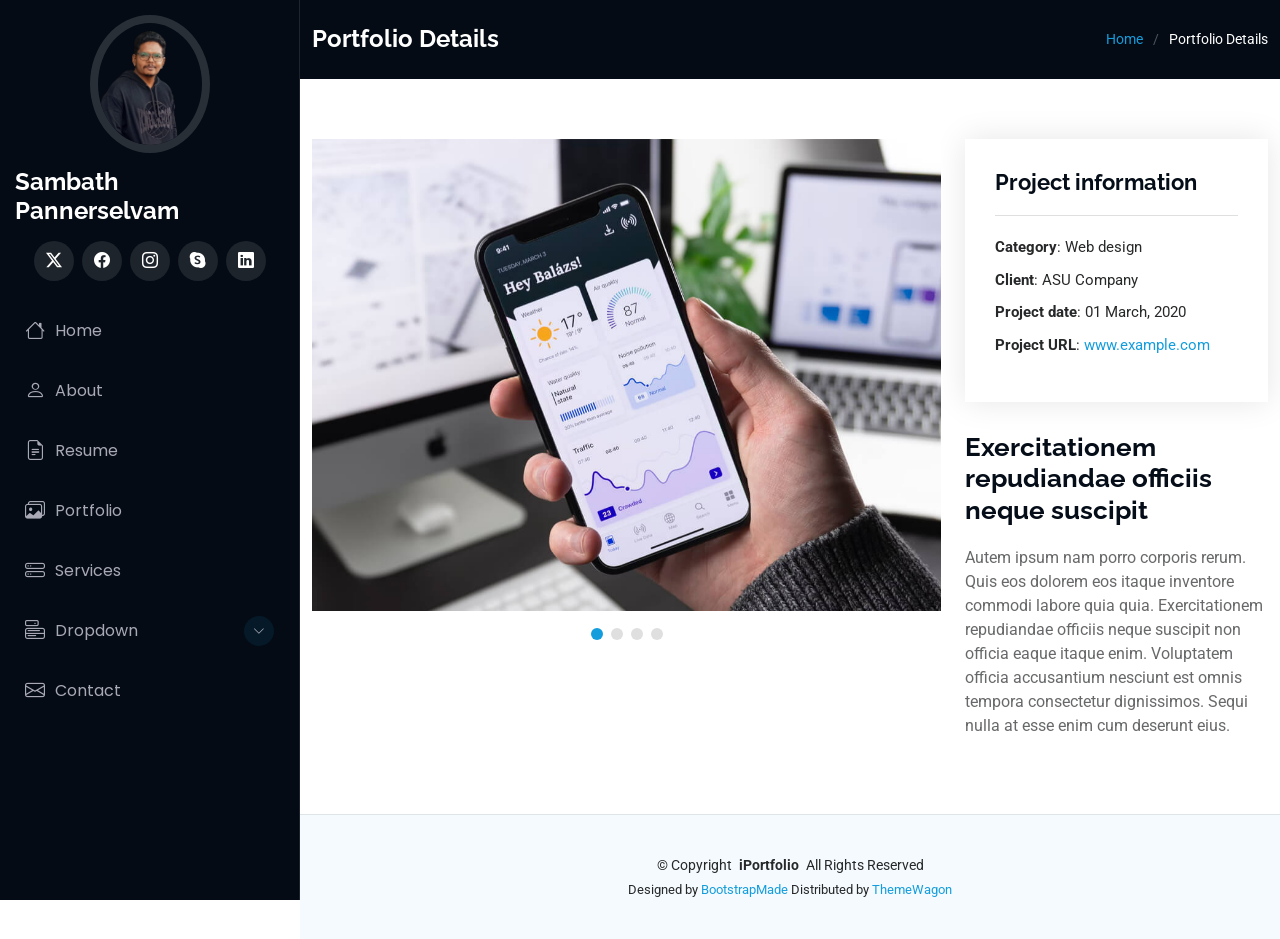
<file: portfolio-details.html>
<!DOCTYPE html>
<html lang="en">

<head>
  <meta charset="utf-8">
  <meta content="width=device-width, initial-scale=1.0" name="viewport">
  <title>Portfolio Details - iPortfolio Bootstrap Template</title>
  <meta content="" name="description">
  <meta content="" name="keywords">

  <!-- Favicons -->
  <link href="assets/img/favicon.png" rel="icon">
  <link href="assets/img/apple-touch-icon.png" rel="apple-touch-icon">

  <!-- Fonts -->
  <link href="https://fonts.googleapis.com" rel="preconnect">
  <link href="https://fonts.gstatic.com" rel="preconnect" crossorigin>
  <link href="https://fonts.googleapis.com/css2?family=Roboto:ital,wght@0,100;0,300;0,400;0,500;0,700;0,900;1,100;1,300;1,400;1,500;1,700;1,900&family=Poppins:ital,wght@0,100;0,200;0,300;0,400;0,500;0,600;0,700;0,800;0,900;1,100;1,200;1,300;1,400;1,500;1,600;1,700;1,800;1,900&family=Raleway:ital,wght@0,100;0,200;0,300;0,400;0,500;0,600;0,700;0,800;0,900;1,100;1,200;1,300;1,400;1,500;1,600;1,700;1,800;1,900&display=swap" rel="stylesheet">

  <!-- Vendor CSS Files -->
  <link href="assets/vendor/bootstrap/css/bootstrap.min.css" rel="stylesheet">
  <link href="assets/vendor/bootstrap-icons/bootstrap-icons.css" rel="stylesheet">
  <link href="assets/vendor/aos/aos.css" rel="stylesheet">
  <link href="assets/vendor/glightbox/css/glightbox.min.css" rel="stylesheet">
  <link href="assets/vendor/swiper/swiper-bundle.min.css" rel="stylesheet">

  <!-- Main CSS File -->
  <link href="assets/css/main.css" rel="stylesheet">

  <!-- =======================================================
  * Template Name: iPortfolio
  * Template URL: https://bootstrapmade.com/iportfolio-bootstrap-portfolio-websites-template/
  * Updated: Jun 29 2024 with Bootstrap v5.3.3
  * Author: BootstrapMade.com
  * License: https://bootstrapmade.com/license/
  ======================================================== -->
</head>

<body class="portfolio-details-page">

  <header id="header" class="header dark-background d-flex flex-column">
    <i class="header-toggle d-xl-none bi bi-list"></i>

    <div class="profile-img">
      <img src="assets/img/my-profile-img.jpg" alt="" class="img-fluid rounded-circle">
    </div>

    <a href="index.html" class="logo d-flex align-items-center justify-content-center">
      <!-- Uncomment the line below if you also wish to use an image logo -->
      <!-- <img src="assets/img/logo.png" alt=""> -->
      <h1 class="sitename">Sambath Pannerselvam</h1>
    </a>

    <div class="social-links text-center">
      <a href="#" class="twitter"><i class="bi bi-twitter-x"></i></a>
      <a href="#" class="facebook"><i class="bi bi-facebook"></i></a>
      <a href="#" class="instagram"><i class="bi bi-instagram"></i></a>
      <a href="#" class="google-plus"><i class="bi bi-skype"></i></a>
      <a href="#" class="linkedin"><i class="bi bi-linkedin"></i></a>
    </div>

    <nav id="navmenu" class="navmenu">
      <ul>
        <li><a href="#hero"><i class="bi bi-house navicon"></i>Home</a></li>
        <li><a href="#about"><i class="bi bi-person navicon"></i> About</a></li>
        <li><a href="#resume"><i class="bi bi-file-earmark-text navicon"></i> Resume</a></li>
        <li><a href="#portfolio"><i class="bi bi-images navicon"></i> Portfolio</a></li>
        <li><a href="#services"><i class="bi bi-hdd-stack navicon"></i> Services</a></li>
        <li class="dropdown"><a href="#"><i class="bi bi-menu-button navicon"></i> <span>Dropdown</span> <i class="bi bi-chevron-down toggle-dropdown"></i></a>
          <ul>
            <li><a href="#">Dropdown 1</a></li>
            <li class="dropdown"><a href="#"><span>Deep Dropdown</span> <i class="bi bi-chevron-down toggle-dropdown"></i></a>
              <ul>
                <li><a href="#">Deep Dropdown 1</a></li>
                <li><a href="#">Deep Dropdown 2</a></li>
                <li><a href="#">Deep Dropdown 3</a></li>
                <li><a href="#">Deep Dropdown 4</a></li>
                <li><a href="#">Deep Dropdown 5</a></li>
              </ul>
            </li>
            <li><a href="#">Dropdown 2</a></li>
            <li><a href="#">Dropdown 3</a></li>
            <li><a href="#">Dropdown 4</a></li>
          </ul>
        </li>
        <li><a href="#contact"><i class="bi bi-envelope navicon"></i> Contact</a></li>
      </ul>
    </nav>

  </header>

  <main class="main">

    <!-- Page Title -->
    <div class="page-title dark-background">
      <div class="container d-lg-flex justify-content-between align-items-center">
        <h1 class="mb-2 mb-lg-0">Portfolio Details</h1>
        <nav class="breadcrumbs">
          <ol>
            <li><a href="index.html">Home</a></li>
            <li class="current">Portfolio Details</li>
          </ol>
        </nav>
      </div>
    </div><!-- End Page Title -->

    <!-- Portfolio Details Section -->
    <section id="portfolio-details" class="portfolio-details section">

      <div class="container" data-aos="fade-up" data-aos-delay="100">

        <div class="row gy-4">

          <div class="col-lg-8">
            <div class="portfolio-details-slider swiper init-swiper">

              <script type="application/json" class="swiper-config">
                {
                  "loop": true,
                  "speed": 600,
                  "autoplay": {
                    "delay": 5000
                  },
                  "slidesPerView": "auto",
                  "pagination": {
                    "el": ".swiper-pagination",
                    "type": "bullets",
                    "clickable": true
                  }
                }
              </script>

              <div class="swiper-wrapper align-items-center">

                <div class="swiper-slide">
                  <img src="assets/img/portfolio/app-1.jpg" alt="">
                </div>

                <div class="swiper-slide">
                  <img src="assets/img/portfolio/product-1.jpg" alt="">
                </div>

                <div class="swiper-slide">
                  <img src="assets/img/portfolio/branding-1.jpg" alt="">
                </div>

                <div class="swiper-slide">
                  <img src="assets/img/portfolio/books-1.jpg" alt="">
                </div>

              </div>
              <div class="swiper-pagination"></div>
            </div>
          </div>

          <div class="col-lg-4">
            <div class="portfolio-info" data-aos="fade-up" data-aos-delay="200">
              <h3>Project information</h3>
              <ul>
                <li><strong>Category</strong>: Web design</li>
                <li><strong>Client</strong>: ASU Company</li>
                <li><strong>Project date</strong>: 01 March, 2020</li>
                <li><strong>Project URL</strong>: <a href="#">www.example.com</a></li>
              </ul>
            </div>
            <div class="portfolio-description" data-aos="fade-up" data-aos-delay="300">
              <h2>Exercitationem repudiandae officiis neque suscipit</h2>
              <p>
                Autem ipsum nam porro corporis rerum. Quis eos dolorem eos itaque inventore commodi labore quia quia. Exercitationem repudiandae officiis neque suscipit non officia eaque itaque enim. Voluptatem officia accusantium nesciunt est omnis tempora consectetur dignissimos. Sequi nulla at esse enim cum deserunt eius.
              </p>
            </div>
          </div>

        </div>

      </div>

    </section><!-- /Portfolio Details Section -->

  </main>

  <footer id="footer" class="footer position-relative light-background">

    <div class="container">
      <div class="copyright text-center ">
        <p>© <span>Copyright</span> <strong class="px-1 sitename">iPortfolio</strong> <span>All Rights Reserved</span></p>
      </div>
      <div class="credits">
        <!-- All the links in the footer should remain intact. -->
        <!-- You can delete the links only if you've purchased the pro version. -->
        <!-- Licensing information: https://bootstrapmade.com/license/ -->
        <!-- Purchase the pro version with working PHP/AJAX contact form: [buy-url] -->
        Designed by <a href="https://bootstrapmade.com/">BootstrapMade</a> Distributed by <a href="https://themewagon.com">ThemeWagon</a>
      </div>
    </div>

  </footer>

  <!-- Scroll Top -->
  <a href="#" id="scroll-top" class="scroll-top d-flex align-items-center justify-content-center"><i class="bi bi-arrow-up-short"></i></a>

  <!-- Preloader -->
  <div id="preloader"></div>

  <!-- Vendor JS Files -->
  <script src="assets/vendor/bootstrap/js/bootstrap.bundle.min.js"></script>
  <script src="assets/vendor/php-email-form/validate.js"></script>
  <script src="assets/vendor/aos/aos.js"></script>
  <script src="assets/vendor/typed.js/typed.umd.js"></script>
  <script src="assets/vendor/purecounter/purecounter_vanilla.js"></script>
  <script src="assets/vendor/waypoints/noframework.waypoints.js"></script>
  <script src="assets/vendor/glightbox/js/glightbox.min.js"></script>
  <script src="assets/vendor/imagesloaded/imagesloaded.pkgd.min.js"></script>
  <script src="assets/vendor/isotope-layout/isotope.pkgd.min.js"></script>
  <script src="assets/vendor/swiper/swiper-bundle.min.js"></script>

  <!-- Main JS File -->
  <script src="assets/js/main.js"></script>

</body>

</html>
</file>
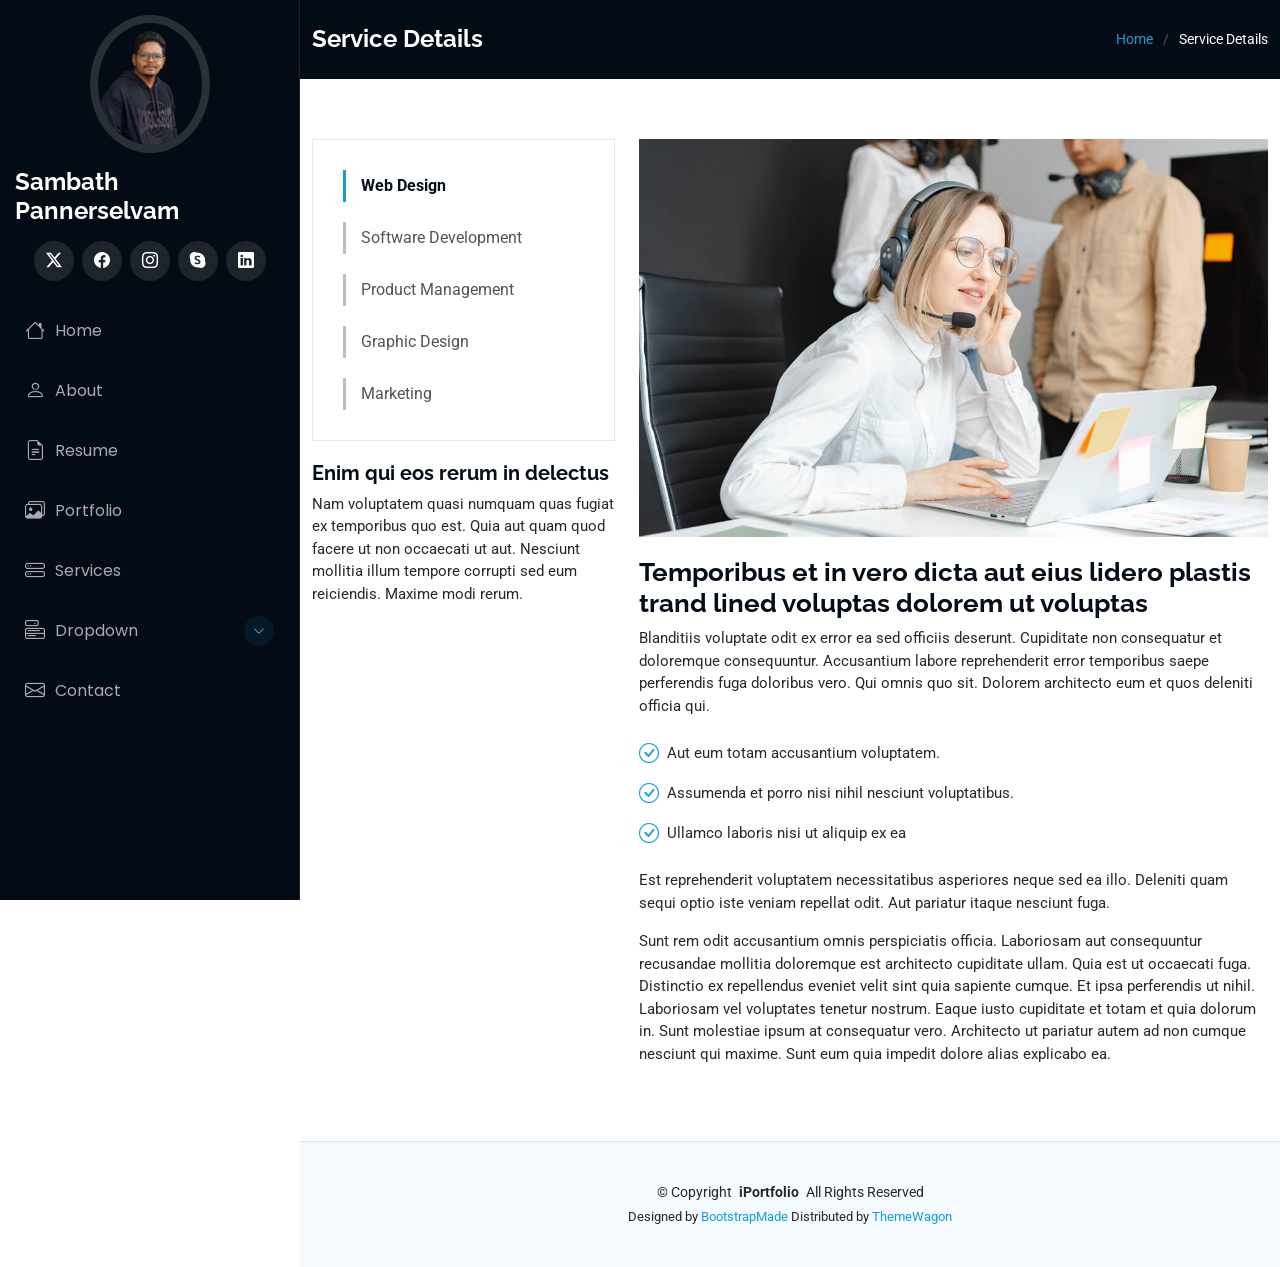
<file: service-details.html>
<!DOCTYPE html>
<html lang="en">

<head>
  <meta charset="utf-8">
  <meta content="width=device-width, initial-scale=1.0" name="viewport">
  <title>Service Details - iPortfolio Bootstrap Template</title>
  <meta content="" name="description">
  <meta content="" name="keywords">

  <!-- Favicons -->
  <link href="assets/img/favicon.png" rel="icon">
  <link href="assets/img/apple-touch-icon.png" rel="apple-touch-icon">

  <!-- Fonts -->
  <link href="https://fonts.googleapis.com" rel="preconnect">
  <link href="https://fonts.gstatic.com" rel="preconnect" crossorigin>
  <link href="https://fonts.googleapis.com/css2?family=Roboto:ital,wght@0,100;0,300;0,400;0,500;0,700;0,900;1,100;1,300;1,400;1,500;1,700;1,900&family=Poppins:ital,wght@0,100;0,200;0,300;0,400;0,500;0,600;0,700;0,800;0,900;1,100;1,200;1,300;1,400;1,500;1,600;1,700;1,800;1,900&family=Raleway:ital,wght@0,100;0,200;0,300;0,400;0,500;0,600;0,700;0,800;0,900;1,100;1,200;1,300;1,400;1,500;1,600;1,700;1,800;1,900&display=swap" rel="stylesheet">

  <!-- Vendor CSS Files -->
  <link href="assets/vendor/bootstrap/css/bootstrap.min.css" rel="stylesheet">
  <link href="assets/vendor/bootstrap-icons/bootstrap-icons.css" rel="stylesheet">
  <link href="assets/vendor/aos/aos.css" rel="stylesheet">
  <link href="assets/vendor/glightbox/css/glightbox.min.css" rel="stylesheet">
  <link href="assets/vendor/swiper/swiper-bundle.min.css" rel="stylesheet">

  <!-- Main CSS File -->
  <link href="assets/css/main.css" rel="stylesheet">

  <!-- =======================================================
  * Template Name: iPortfolio
  * Template URL: https://bootstrapmade.com/iportfolio-bootstrap-portfolio-websites-template/
  * Updated: Jun 29 2024 with Bootstrap v5.3.3
  * Author: BootstrapMade.com
  * License: https://bootstrapmade.com/license/
  ======================================================== -->
</head>

<body class="service-details-page">

  <header id="header" class="header dark-background d-flex flex-column">
    <i class="header-toggle d-xl-none bi bi-list"></i>

    <div class="profile-img">
      <img src="assets/img/my-profile-img.jpg" alt="" class="img-fluid rounded-circle">
    </div>

    <a href="index.html" class="logo d-flex align-items-center justify-content-center">
      <!-- Uncomment the line below if you also wish to use an image logo -->
      <!-- <img src="assets/img/logo.png" alt=""> -->
      <h1 class="sitename">Sambath Pannerselvam</h1>
    </a>

    <div class="social-links text-center">
      <a href="#" class="twitter"><i class="bi bi-twitter-x"></i></a>
      <a href="#" class="facebook"><i class="bi bi-facebook"></i></a>
      <a href="#" class="instagram"><i class="bi bi-instagram"></i></a>
      <a href="#" class="google-plus"><i class="bi bi-skype"></i></a>
      <a href="#" class="linkedin"><i class="bi bi-linkedin"></i></a>
    </div>

    <nav id="navmenu" class="navmenu">
      <ul>
        <li><a href="#hero"><i class="bi bi-house navicon"></i>Home</a></li>
        <li><a href="#about"><i class="bi bi-person navicon"></i> About</a></li>
        <li><a href="#resume"><i class="bi bi-file-earmark-text navicon"></i> Resume</a></li>
        <li><a href="#portfolio"><i class="bi bi-images navicon"></i> Portfolio</a></li>
        <li><a href="#services"><i class="bi bi-hdd-stack navicon"></i> Services</a></li>
        <li class="dropdown"><a href="#"><i class="bi bi-menu-button navicon"></i> <span>Dropdown</span> <i class="bi bi-chevron-down toggle-dropdown"></i></a>
          <ul>
            <li><a href="#">Dropdown 1</a></li>
            <li class="dropdown"><a href="#"><span>Deep Dropdown</span> <i class="bi bi-chevron-down toggle-dropdown"></i></a>
              <ul>
                <li><a href="#">Deep Dropdown 1</a></li>
                <li><a href="#">Deep Dropdown 2</a></li>
                <li><a href="#">Deep Dropdown 3</a></li>
                <li><a href="#">Deep Dropdown 4</a></li>
                <li><a href="#">Deep Dropdown 5</a></li>
              </ul>
            </li>
            <li><a href="#">Dropdown 2</a></li>
            <li><a href="#">Dropdown 3</a></li>
            <li><a href="#">Dropdown 4</a></li>
          </ul>
        </li>
        <li><a href="#contact"><i class="bi bi-envelope navicon"></i> Contact</a></li>
      </ul>
    </nav>

  </header>

  <main class="main">

    <!-- Page Title -->
    <div class="page-title dark-background">
      <div class="container d-lg-flex justify-content-between align-items-center">
        <h1 class="mb-2 mb-lg-0">Service Details</h1>
        <nav class="breadcrumbs">
          <ol>
            <li><a href="index.html">Home</a></li>
            <li class="current">Service Details</li>
          </ol>
        </nav>
      </div>
    </div><!-- End Page Title -->

    <!-- Service Details Section -->
    <section id="service-details" class="service-details section">

      <div class="container">

        <div class="row gy-4">

          <div class="col-lg-4" data-aos="fade-up" data-aos-delay="100">
            <div class="services-list">
              <a href="#" class="active">Web Design</a>
              <a href="#">Software Development</a>
              <a href="#">Product Management</a>
              <a href="#">Graphic Design</a>
              <a href="#">Marketing</a>
            </div>

            <h4>Enim qui eos rerum in delectus</h4>
            <p>Nam voluptatem quasi numquam quas fugiat ex temporibus quo est. Quia aut quam quod facere ut non occaecati ut aut. Nesciunt mollitia illum tempore corrupti sed eum reiciendis. Maxime modi rerum.</p>
          </div>

          <div class="col-lg-8" data-aos="fade-up" data-aos-delay="200">
            <img src="assets/img/services.jpg" alt="" class="img-fluid services-img">
            <h3>Temporibus et in vero dicta aut eius lidero plastis trand lined voluptas dolorem ut voluptas</h3>
            <p>
              Blanditiis voluptate odit ex error ea sed officiis deserunt. Cupiditate non consequatur et doloremque consequuntur. Accusantium labore reprehenderit error temporibus saepe perferendis fuga doloribus vero. Qui omnis quo sit. Dolorem architecto eum et quos deleniti officia qui.
            </p>
            <ul>
              <li><i class="bi bi-check-circle"></i> <span>Aut eum totam accusantium voluptatem.</span></li>
              <li><i class="bi bi-check-circle"></i> <span>Assumenda et porro nisi nihil nesciunt voluptatibus.</span></li>
              <li><i class="bi bi-check-circle"></i> <span>Ullamco laboris nisi ut aliquip ex ea</span></li>
            </ul>
            <p>
              Est reprehenderit voluptatem necessitatibus asperiores neque sed ea illo. Deleniti quam sequi optio iste veniam repellat odit. Aut pariatur itaque nesciunt fuga.
            </p>
            <p>
              Sunt rem odit accusantium omnis perspiciatis officia. Laboriosam aut consequuntur recusandae mollitia doloremque est architecto cupiditate ullam. Quia est ut occaecati fuga. Distinctio ex repellendus eveniet velit sint quia sapiente cumque. Et ipsa perferendis ut nihil. Laboriosam vel voluptates tenetur nostrum. Eaque iusto cupiditate et totam et quia dolorum in. Sunt molestiae ipsum at consequatur vero. Architecto ut pariatur autem ad non cumque nesciunt qui maxime. Sunt eum quia impedit dolore alias explicabo ea.
            </p>
          </div>

        </div>

      </div>

    </section><!-- /Service Details Section -->

  </main>

  <footer id="footer" class="footer position-relative light-background">

    <div class="container">
      <div class="copyright text-center ">
        <p>© <span>Copyright</span> <strong class="px-1 sitename">iPortfolio</strong> <span>All Rights Reserved</span></p>
      </div>
      <div class="credits">
        <!-- All the links in the footer should remain intact. -->
        <!-- You can delete the links only if you've purchased the pro version. -->
        <!-- Licensing information: https://bootstrapmade.com/license/ -->
        <!-- Purchase the pro version with working PHP/AJAX contact form: [buy-url] -->
        Designed by <a href="https://bootstrapmade.com/">BootstrapMade</a> Distributed by <a href="https://themewagon.com">ThemeWagon</a>
      </div>
    </div>

  </footer>

  <!-- Scroll Top -->
  <a href="#" id="scroll-top" class="scroll-top d-flex align-items-center justify-content-center"><i class="bi bi-arrow-up-short"></i></a>

  <!-- Preloader -->
  <div id="preloader"></div>

  <!-- Vendor JS Files -->
  <script src="assets/vendor/bootstrap/js/bootstrap.bundle.min.js"></script>
  <script src="assets/vendor/php-email-form/validate.js"></script>
  <script src="assets/vendor/aos/aos.js"></script>
  <script src="assets/vendor/typed.js/typed.umd.js"></script>
  <script src="assets/vendor/purecounter/purecounter_vanilla.js"></script>
  <script src="assets/vendor/waypoints/noframework.waypoints.js"></script>
  <script src="assets/vendor/glightbox/js/glightbox.min.js"></script>
  <script src="assets/vendor/imagesloaded/imagesloaded.pkgd.min.js"></script>
  <script src="assets/vendor/isotope-layout/isotope.pkgd.min.js"></script>
  <script src="assets/vendor/swiper/swiper-bundle.min.js"></script>

  <!-- Main JS File -->
  <script src="assets/js/main.js"></script>

</body>

</html>
</file>
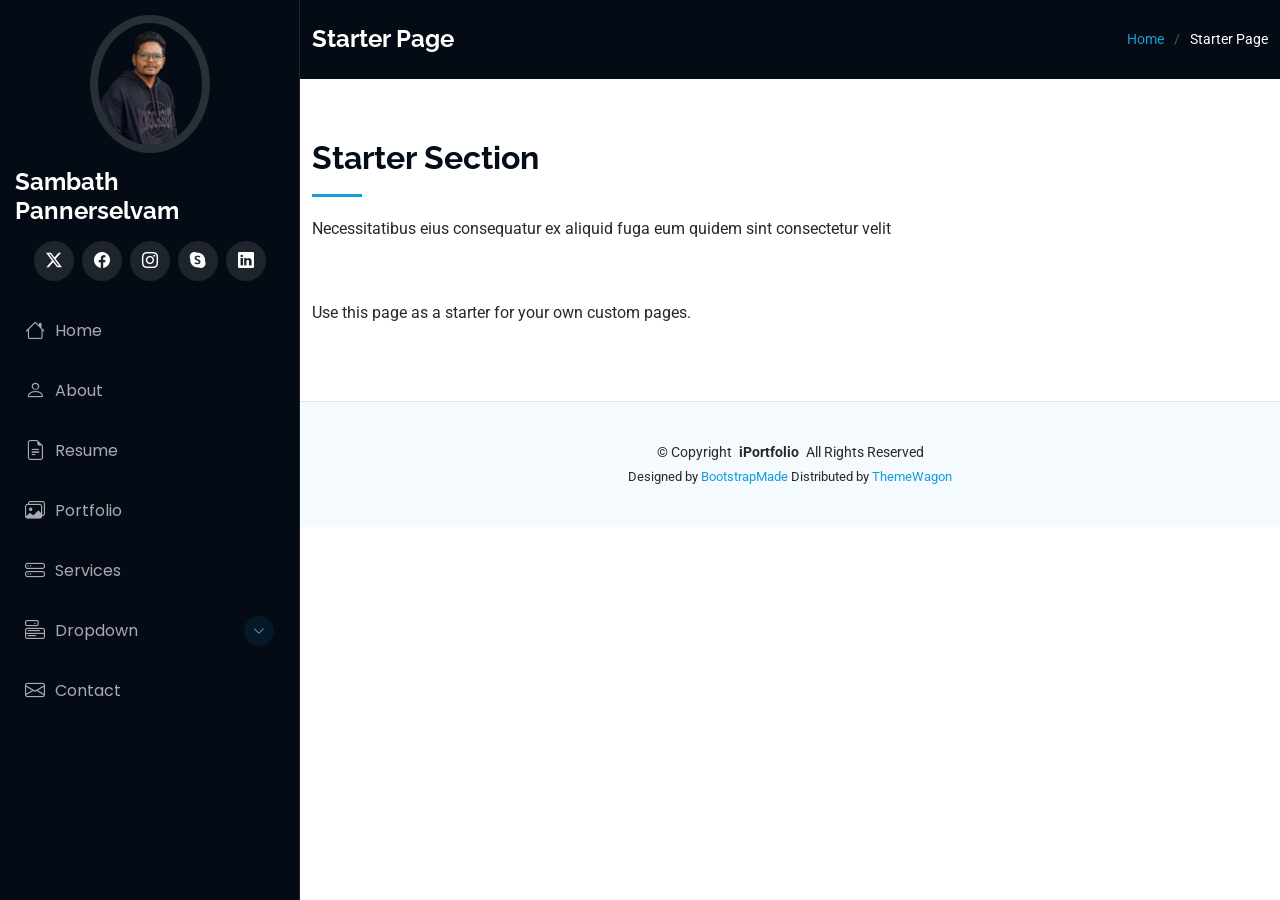
<file: starter-page.html>
<!DOCTYPE html>
<html lang="en">

<head>
  <meta charset="utf-8">
  <meta content="width=device-width, initial-scale=1.0" name="viewport">
  <title>Starter Page - iPortfolio Bootstrap Template</title>
  <meta content="" name="description">
  <meta content="" name="keywords">

  <!-- Favicons -->
  <link href="assets/img/favicon.png" rel="icon">
  <link href="assets/img/apple-touch-icon.png" rel="apple-touch-icon">

  <!-- Fonts -->
  <link href="https://fonts.googleapis.com" rel="preconnect">
  <link href="https://fonts.gstatic.com" rel="preconnect" crossorigin>
  <link href="https://fonts.googleapis.com/css2?family=Roboto:ital,wght@0,100;0,300;0,400;0,500;0,700;0,900;1,100;1,300;1,400;1,500;1,700;1,900&family=Poppins:ital,wght@0,100;0,200;0,300;0,400;0,500;0,600;0,700;0,800;0,900;1,100;1,200;1,300;1,400;1,500;1,600;1,700;1,800;1,900&family=Raleway:ital,wght@0,100;0,200;0,300;0,400;0,500;0,600;0,700;0,800;0,900;1,100;1,200;1,300;1,400;1,500;1,600;1,700;1,800;1,900&display=swap" rel="stylesheet">

  <!-- Vendor CSS Files -->
  <link href="assets/vendor/bootstrap/css/bootstrap.min.css" rel="stylesheet">
  <link href="assets/vendor/bootstrap-icons/bootstrap-icons.css" rel="stylesheet">
  <link href="assets/vendor/aos/aos.css" rel="stylesheet">
  <link href="assets/vendor/glightbox/css/glightbox.min.css" rel="stylesheet">
  <link href="assets/vendor/swiper/swiper-bundle.min.css" rel="stylesheet">

  <!-- Main CSS File -->
  <link href="assets/css/main.css" rel="stylesheet">

  <!-- =======================================================
  * Template Name: iPortfolio
  * Template URL: https://bootstrapmade.com/iportfolio-bootstrap-portfolio-websites-template/
  * Updated: Jun 29 2024 with Bootstrap v5.3.3
  * Author: BootstrapMade.com
  * License: https://bootstrapmade.com/license/
  ======================================================== -->
</head>

<body class="starter-page-page">

  <header id="header" class="header dark-background d-flex flex-column">
    <i class="header-toggle d-xl-none bi bi-list"></i>

    <div class="profile-img">
      <img src="assets/img/my-profile-img.jpg" alt="" class="img-fluid rounded-circle">
    </div>

    <a href="index.html" class="logo d-flex align-items-center justify-content-center">
      <!-- Uncomment the line below if you also wish to use an image logo -->
      <!-- <img src="assets/img/logo.png" alt=""> -->
      <h1 class="sitename">Sambath Pannerselvam</h1>
    </a>

    <div class="social-links text-center">
      <a href="#" class="twitter"><i class="bi bi-twitter-x"></i></a>
      <a href="#" class="facebook"><i class="bi bi-facebook"></i></a>
      <a href="#" class="instagram"><i class="bi bi-instagram"></i></a>
      <a href="#" class="google-plus"><i class="bi bi-skype"></i></a>
      <a href="#" class="linkedin"><i class="bi bi-linkedin"></i></a>
    </div>

    <nav id="navmenu" class="navmenu">
      <ul>
        <li><a href="#hero"><i class="bi bi-house navicon"></i>Home</a></li>
        <li><a href="#about"><i class="bi bi-person navicon"></i> About</a></li>
        <li><a href="#resume"><i class="bi bi-file-earmark-text navicon"></i> Resume</a></li>
        <li><a href="#portfolio"><i class="bi bi-images navicon"></i> Portfolio</a></li>
        <li><a href="#services"><i class="bi bi-hdd-stack navicon"></i> Services</a></li>
        <li class="dropdown"><a href="#"><i class="bi bi-menu-button navicon"></i> <span>Dropdown</span> <i class="bi bi-chevron-down toggle-dropdown"></i></a>
          <ul>
            <li><a href="#">Dropdown 1</a></li>
            <li class="dropdown"><a href="#"><span>Deep Dropdown</span> <i class="bi bi-chevron-down toggle-dropdown"></i></a>
              <ul>
                <li><a href="#">Deep Dropdown 1</a></li>
                <li><a href="#">Deep Dropdown 2</a></li>
                <li><a href="#">Deep Dropdown 3</a></li>
                <li><a href="#">Deep Dropdown 4</a></li>
                <li><a href="#">Deep Dropdown 5</a></li>
              </ul>
            </li>
            <li><a href="#">Dropdown 2</a></li>
            <li><a href="#">Dropdown 3</a></li>
            <li><a href="#">Dropdown 4</a></li>
          </ul>
        </li>
        <li><a href="#contact"><i class="bi bi-envelope navicon"></i> Contact</a></li>
      </ul>
    </nav>

  </header>

  <main class="main">

    <!-- Page Title -->
    <div class="page-title dark-background">
      <div class="container d-lg-flex justify-content-between align-items-center">
        <h1 class="mb-2 mb-lg-0">Starter Page</h1>
        <nav class="breadcrumbs">
          <ol>
            <li><a href="index.html">Home</a></li>
            <li class="current">Starter Page</li>
          </ol>
        </nav>
      </div>
    </div><!-- End Page Title -->

    <!-- Starter Section Section -->
    <section id="starter-section" class="starter-section section">

      <!-- Section Title -->
      <div class="container section-title" data-aos="fade-up">
        <h2>Starter Section</h2>
        <p>Necessitatibus eius consequatur ex aliquid fuga eum quidem sint consectetur velit</p>
      </div><!-- End Section Title -->

      <div class="container" data-aos="fade-up">
        <p>Use this page as a starter for your own custom pages.</p>
      </div>

    </section><!-- /Starter Section Section -->

  </main>

  <footer id="footer" class="footer position-relative light-background">

    <div class="container">
      <div class="copyright text-center ">
        <p>© <span>Copyright</span> <strong class="px-1 sitename">iPortfolio</strong> <span>All Rights Reserved</span></p>
      </div>
      <div class="credits">
        <!-- All the links in the footer should remain intact. -->
        <!-- You can delete the links only if you've purchased the pro version. -->
        <!-- Licensing information: https://bootstrapmade.com/license/ -->
        <!-- Purchase the pro version with working PHP/AJAX contact form: [buy-url] -->
        Designed by <a href="https://bootstrapmade.com/">BootstrapMade</a> Distributed by <a href="https://themewagon.com">ThemeWagon</a>
      </div>
    </div>

  </footer>

  <!-- Scroll Top -->
  <a href="#" id="scroll-top" class="scroll-top d-flex align-items-center justify-content-center"><i class="bi bi-arrow-up-short"></i></a>

  <!-- Preloader -->
  <div id="preloader"></div>

  <!-- Vendor JS Files -->
  <script src="assets/vendor/bootstrap/js/bootstrap.bundle.min.js"></script>
  <script src="assets/vendor/php-email-form/validate.js"></script>
  <script src="assets/vendor/aos/aos.js"></script>
  <script src="assets/vendor/typed.js/typed.umd.js"></script>
  <script src="assets/vendor/purecounter/purecounter_vanilla.js"></script>
  <script src="assets/vendor/waypoints/noframework.waypoints.js"></script>
  <script src="assets/vendor/glightbox/js/glightbox.min.js"></script>
  <script src="assets/vendor/imagesloaded/imagesloaded.pkgd.min.js"></script>
  <script src="assets/vendor/isotope-layout/isotope.pkgd.min.js"></script>
  <script src="assets/vendor/swiper/swiper-bundle.min.js"></script>

  <!-- Main JS File -->
  <script src="assets/js/main.js"></script>

</body>

</html>
</file>
<file: assets/css/main.css>
/**
* Template Name: iPortfolio
* Template URL: https://bootstrapmade.com/iportfolio-bootstrap-portfolio-websites-template/
* Updated: Jun 29 2024 with Bootstrap v5.3.3
* Author: BootstrapMade.com
* License: https://bootstrapmade.com/license/
*/

/*--------------------------------------------------------------
# Font & Color Variables
# Help: https://bootstrapmade.com/color-system/
--------------------------------------------------------------*/
/* Fonts */
:root {
  --default-font: "Roboto",  system-ui, -apple-system, "Segoe UI", Roboto, "Helvetica Neue", Arial, "Noto Sans", "Liberation Sans", sans-serif, "Apple Color Emoji", "Segoe UI Emoji", "Segoe UI Symbol", "Noto Color Emoji";
  --heading-font: "Raleway",  sans-serif;
  --nav-font: "Poppins",  sans-serif;
}

/* Global Colors - The following color variables are used throughout the website. Updating them here will change the color scheme of the entire website */
:root { 
  --background-color: #ffffff; /* Background color for the entire website, including individual sections */
  --default-color: #272829; /* Default color used for the majority of the text content across the entire website */
  --heading-color: #050d18; /* Color for headings, subheadings and title throughout the website */
  --accent-color: #149ddd; /* Accent color that represents your brand on the website. It's used for buttons, links, and other elements that need to stand out */
  --surface-color: #ffffff; /* The surface color is used as a background of boxed elements within sections, such as cards, icon boxes, or other elements that require a visual separation from the global background. */
  --contrast-color: #ffffff; /* Contrast color for text, ensuring readability against backgrounds of accent, heading, or default colors. */
}

/* Nav Menu Colors - The following color variables are used specifically for the navigation menu. They are separate from the global colors to allow for more customization options */
:root {
  --nav-color: #a8a9b4;  /* The default color of the main navmenu links */
  --nav-hover-color: #ffffff; /* Applied to main navmenu links when they are hovered over or active */
  --nav-mobile-background-color: #040b14; /* Used as the background color for mobile navigation menu */
  --nav-dropdown-background-color: #040b14; /* Used as the background color for dropdown items that appear when hovering over primary navigation items */
  --nav-dropdown-color: #a8a9b4; /* Used for navigation links of the dropdown items in the navigation menu. */
  --nav-dropdown-hover-color: #ffffff; /* Similar to --nav-hover-color, this color is applied to dropdown navigation links when they are hovered over. */
}

/* Color Presets - These classes override global colors when applied to any section or element, providing reuse of the sam color scheme. */

.light-background {
  --background-color: #f4fafd;
  --surface-color: #ffffff;
}

.dark-background {
  --background-color: #040b14;
  --default-color: #ffffff;
  --heading-color: #ffffff;
  --surface-color: #151f2b;
  --contrast-color: #ffffff;
}

/* Smooth scroll */
:root {
  scroll-behavior: smooth;
}

/*--------------------------------------------------------------
# General Styling & Shared Classes
--------------------------------------------------------------*/
body {
  color: var(--default-color);
  background-color: var(--background-color);
  font-family: var(--default-font);
}

a {
  color: var(--accent-color);
  text-decoration: none;
  transition: 0.3s;
}

a:hover {
  color: color-mix(in srgb, var(--accent-color), transparent 25%);
  text-decoration: none;
}

h1,
h2,
h3,
h4,
h5,
h6 {
  color: var(--heading-color);
  font-family: var(--heading-font);
}

/* PHP Email Form Messages
------------------------------*/
.php-email-form .error-message {
  display: none;
  background: #df1529;
  color: #ffffff;
  text-align: left;
  padding: 15px;
  margin-bottom: 24px;
  font-weight: 600;
}

.php-email-form .sent-message {
  display: none;
  color: #ffffff;
  background: #059652;
  text-align: center;
  padding: 15px;
  margin-bottom: 24px;
  font-weight: 600;
}

.php-email-form .loading {
  display: none;
  background: var(--surface-color);
  text-align: center;
  padding: 15px;
  margin-bottom: 24px;
}

.php-email-form .loading:before {
  content: "";
  display: inline-block;
  border-radius: 50%;
  width: 24px;
  height: 24px;
  margin: 0 10px -6px 0;
  border: 3px solid var(--accent-color);
  border-top-color: var(--surface-color);
  animation: php-email-form-loading 1s linear infinite;
}

@keyframes php-email-form-loading {
  0% {
    transform: rotate(0deg);
  }

  100% {
    transform: rotate(360deg);
  }
}

/*--------------------------------------------------------------
# Global Header
--------------------------------------------------------------*/
.header {
  color: var(--default-color);
  background-color: var(--background-color);
  position: fixed;
  top: 0;
  left: 0;
  bottom: 0;
  padding: 0 15px;
  width: 300px;
  transition: all ease-in-out 0.3s;
  overflow-y: auto;
  z-index: 997;
  border-right: 1px solid color-mix(in srgb, var(--default-color), transparent 90%);
}

.header .profile-img img {
  margin: 15px auto;
  display: block;
  width: 120px;
  border: 8px solid color-mix(in srgb, var(--default-color), transparent 85%);
}

.header .logo {
  line-height: 1;
  margin-bottom: 15px;
}

.header .logo img {
  max-height: 32px;
  margin-right: 8px;
}

.header .logo h1 {
  font-size: 24px;
  margin: 0;
  font-weight: 700;
  color: var(--heading-color);
}

.header .social-links {
  margin: 0 0 20px 0;
}

.header .social-links a {
  font-size: 16px;
  display: inline-flex;
  align-items: center;
  justify-content: center;
  background: color-mix(in srgb, var(--default-color), transparent 90%);
  color: var(--default-color);
  margin: 0 2px;
  border-radius: 50%;
  text-align: center;
  width: 40px;
  height: 40px;
  transition: 0.3s;
}

.header .social-links a:hover {
  color: var(--contrast-color);
  background: var(--accent-color);
}

@media (min-width: 1200px) {

  .header~main,
  .header~#footer {
    margin-left: 300px;
  }
}

@media (max-width: 1199px) {
  .header {
    left: -100%;
  }
}

.header.header-show {
  left: 0;
}

.header .header-toggle {
  color: var(--contrast-color);
  background-color: var(--accent-color);
  font-size: 22px;
  display: flex;
  align-items: center;
  justify-content: center;
  width: 40px;
  height: 40px;
  border-radius: 50%;
  cursor: pointer;
  position: fixed;
  top: 15px;
  right: 15px;
  z-index: 9999;
  transition: background-color 0.3s;
}

.header .header-toggle:hover {
  color: var(--contrast-color);
  background-color: color-mix(in srgb, var(--accent-color) 90%, white 15%);
}

/*--------------------------------------------------------------
# Navigation Menu
--------------------------------------------------------------*/
.mobile-nav-toggle {
  display: none;
}

.navmenu {
  padding: 0;
  z-index: 9997;
}

.navmenu ul {
  list-style: none;
  padding: 0 0 20px 0;
  margin: 0;
}

.navmenu a,
.navmenu a:focus {
  color: var(--nav-color);
  padding: 15px 10px;
  font-family: var(--nav-font);
  font-size: 16px;
  font-weight: 400;
  display: flex;
  align-items: center;
  white-space: nowrap;
  transition: 0.3s;
  width: 100%;
}

.navmenu a .navicon,
.navmenu a:focus .navicon {
  font-size: 20px;
  margin-right: 10px;
}

.navmenu a .toggle-dropdown,
.navmenu a:focus .toggle-dropdown {
  font-size: 12px;
  line-height: 0;
  margin-left: auto;
  width: 30px;
  height: 30px;
  display: flex;
  align-items: center;
  justify-content: center;
  border-radius: 50%;
  transition: 0.3s;
  flex-shrink: 0;
  background-color: color-mix(in srgb, var(--accent-color), transparent 90%);
}

.navmenu a .toggle-dropdown:hover,
.navmenu a:focus .toggle-dropdown:hover {
  background-color: var(--accent-color);
  color: var(--contrast-color);
}

.navmenu a:hover,
.navmenu .active,
.navmenu .active:focus {
  color: var(--nav-hover-color);
}

.navmenu a:hover .navicon,
.navmenu .active .navicon,
.navmenu .active:focus .navicon {
  color: var(--accent-color);
}

.navmenu .active .toggle-dropdown,
.navmenu .active:focus .toggle-dropdown {
  background-color: var(--accent-color);
  color: var(--contrast-color);
  transform: rotate(180deg);
}

.navmenu .dropdown {
  display: block;
}

.navmenu .dropdown a,
.navmenu .dropdown a:focus {
  color: --nav-dropdown-color;
}

.navmenu .dropdown a:hover,
.navmenu .dropdown .active,
.navmenu .dropdown .active:focus {
  color: var(--nav-dropdown-hover-color);
}

.navmenu .dropdown ul {
  position: static;
  display: none;
  z-index: 99;
  padding: 5px 10px;
  margin: 5px 10px;
  background-color: var(--nav-dropdown-background-color);
  border: 1px solid color-mix(in srgb, var(--default-color), transparent 90%);
  box-shadow: none;
  transition: all 0.5s ease-in-out;
}

.navmenu .dropdown ul ul {
  background-color: rgba(33, 37, 41, 0.1);
}

.navmenu .dropdown>.dropdown-active {
  display: block;
  background-color: rgba(33, 37, 41, 0.03);
}

/*--------------------------------------------------------------
# Global Footer
--------------------------------------------------------------*/
.footer {
  color: var(--default-color);
  background-color: var(--background-color);
  font-size: 14px;
  padding: 40px 0;
  position: relative;
  border-top: 1px solid color-mix(in srgb, var(--default-color), transparent 90%);
}

.footer .copyright p {
  margin-bottom: 0;
}

.footer .credits {
  margin-top: 4px;
  font-size: 13px;
  text-align: center;
}

/*--------------------------------------------------------------
# Preloader
--------------------------------------------------------------*/
#preloader {
  position: fixed;
  inset: 0;
  z-index: 999999;
  overflow: hidden;
  background: var(--background-color);
  transition: all 0.6s ease-out;
}

#preloader:before {
  content: "";
  position: fixed;
  top: calc(50% - 30px);
  left: calc(50% - 30px);
  border: 6px solid #ffffff;
  border-color: var(--accent-color) transparent var(--accent-color) transparent;
  border-radius: 50%;
  width: 60px;
  height: 60px;
  animation: animate-preloader 1.5s linear infinite;
}

@keyframes animate-preloader {
  0% {
    transform: rotate(0deg);
  }

  100% {
    transform: rotate(360deg);
  }
}

/*--------------------------------------------------------------
# Scroll Top Button
--------------------------------------------------------------*/
.scroll-top {
  position: fixed;
  visibility: hidden;
  opacity: 0;
  right: 15px;
  bottom: -15px;
  z-index: 99999;
  background-color: var(--accent-color);
  width: 44px;
  height: 44px;
  border-radius: 50px;
  transition: all 0.4s;
}

.scroll-top i {
  font-size: 24px;
  color: var(--contrast-color);
  line-height: 0;
}

.scroll-top:hover {
  background-color: color-mix(in srgb, var(--accent-color), transparent 20%);
  color: var(--contrast-color);
}

.scroll-top.active {
  visibility: visible;
  opacity: 1;
  bottom: 15px;
}

/*--------------------------------------------------------------
# Disable aos animation delay on mobile devices
--------------------------------------------------------------*/
@media screen and (max-width: 768px) {
  [data-aos-delay] {
    transition-delay: 0 !important;
  }
}

/*--------------------------------------------------------------
# Global Page Titles & Breadcrumbs
--------------------------------------------------------------*/
.page-title {
  color: var(--default-color);
  background-color: var(--background-color);
  padding: 25px 0;
  position: relative;
}

.page-title h1 {
  font-size: 24px;
  font-weight: 700;
}

.page-title .breadcrumbs ol {
  display: flex;
  flex-wrap: wrap;
  list-style: none;
  padding: 0;
  margin: 0;
  font-size: 14px;
  font-weight: 400;
}

.page-title .breadcrumbs ol li+li {
  padding-left: 10px;
}

.page-title .breadcrumbs ol li+li::before {
  content: "/";
  display: inline-block;
  padding-right: 10px;
  color: color-mix(in srgb, var(--default-color), transparent 70%);
}

/*--------------------------------------------------------------
# Global Sections
--------------------------------------------------------------*/
section,
.section {
  color: var(--default-color);
  background-color: var(--background-color);
  padding: 60px 0;
  overflow: clip;
}

/*--------------------------------------------------------------
# Global Section Titles
--------------------------------------------------------------*/
.section-title {
  padding-bottom: 60px;
  position: relative;
}

.section-title h2 {
  font-size: 32px;
  font-weight: 700;
  margin-bottom: 20px;
  padding-bottom: 20px;
  position: relative;
}

.section-title h2:after {
  content: "";
  position: absolute;
  display: block;
  width: 50px;
  height: 3px;
  background: var(--accent-color);
  left: 0;
  bottom: 0;
}

.section-title p {
  margin-bottom: 0;
}

/*--------------------------------------------------------------
# Hero Section
--------------------------------------------------------------*/
.hero {
  width: 100%;
  min-height: 100vh;
  position: relative;
  padding: 80px 0;
  display: flex;
  align-items: center;
  justify-content: center;
}

.hero img {
  position: absolute;
  inset: 0;
  display: block;
  width: 100%;
  height: 100%;
  object-fit: cover;
  z-index: 1;
}

.hero:before {
  content: "";
  background: color-mix(in srgb, var(--background-color), transparent 70%);
  position: absolute;
  inset: 0;
  z-index: 2;
}

.hero .container {
  position: relative;
  z-index: 3;
}

.hero h2 {
  margin: 0;
  font-size: 64px;
  font-weight: 700;
}

.hero p {
  margin: 5px 0 0 0;
  font-size: 26px;
}

.hero p span {
  letter-spacing: 1px;
  border-bottom: 2px solid var(--accent-color);
}

.hero .social-links {
  margin-top: 25px;
}

.hero .social-links a {
  font-size: 24px;
  display: inline-block;
  color: color-mix(in srgb, var(--default-color), transparent 50%);
  line-height: 1;
  margin-right: 20px;
  transition: 0.3s;
}

.hero .social-links a:hover {
  color: var(--accent-color);
}

@media (max-width: 768px) {
  .hero h2 {
    font-size: 32px;
  }

  .hero p {
    font-size: 20px;
  }
}

/*--------------------------------------------------------------
# About Section
--------------------------------------------------------------*/
.about .content h2 {
  font-weight: 700;
  font-size: 24px;
}

.about .content ul {
  list-style: none;
  padding: 0;
}

.about .content ul li {
  margin-bottom: 20px;
  display: flex;
  align-items: center;
}

.about .content ul strong {
  margin-right: 10px;
}

.about .content ul i {
  font-size: 16px;
  margin-right: 5px;
  color: var(--accent-color);
  line-height: 0;
}

/*--------------------------------------------------------------
# Stats Section
--------------------------------------------------------------*/
.stats .stats-item {
  padding: 30px;
  width: 100%;
}

.stats .stats-item i {
  color: var(--accent-color);
  display: block;
  font-size: 44px;
  float: left;
  line-height: 0;
}

.stats .stats-item .purecounter {
  color: var(--heading-color);
  font-size: 48px;
  line-height: 40px;
  display: block;
  font-weight: 700;
  margin-left: 60px;
}

.stats .stats-item p {
  color: color-mix(in srgb, var(--default-color), transparent 40%);
  padding: 15px 0 0 0;
  margin: 0 0 0 60px;
  font-family: var(--heading-font);
  font-size: 14px;
}

/*--------------------------------------------------------------
# Skills Section
--------------------------------------------------------------*/
.skills .progress {
  height: 60px;
  display: block;
  background: none;
  border-radius: 0;
}

.skills .progress .skill {
  color: var(--heading-color);
  padding: 0;
  margin: 0 0 6px 0;
  text-transform: uppercase;
  display: block;
  font-weight: 600;
  font-family: var(--heading-font);
}

.skills .progress .skill .val {
  float: right;
  font-style: normal;
}

.skills .progress-bar-wrap {
  background: color-mix(in srgb, var(--default-color), transparent 90%);
  height: 10px;
}

.skills .progress-bar {
  width: 1px;
  height: 10px;
  transition: 0.9s;
  background-color: var(--accent-color);
}

/*--------------------------------------------------------------
# Resume Section
--------------------------------------------------------------*/
.resume .resume-title {
  color: var(--heading-color);
  font-size: 26px;
  font-weight: 700;
  margin-top: 20px;
  margin-bottom: 20px;
}

.resume .resume-item {
  padding: 0 0 20px 20px;
  margin-top: -2px;
  border-left: 2px solid var(--accent-color);
  position: relative;
}

.resume .resume-item h4 {
  line-height: 18px;
  font-size: 18px;
  font-weight: 600;
  text-transform: uppercase;
  color: color-mix(in srgb, var(--default-color), transparent 20%);
  margin-bottom: 10px;
}

.resume .resume-item h5 {
  font-size: 16px;
  padding: 5px 15px;
  display: inline-block;
  font-weight: 600;
  margin-bottom: 10px;
}

.resume .resume-item ul {
  padding-left: 20px;
}

.resume .resume-item ul li {
  padding-bottom: 10px;
}

.resume .resume-item:last-child {
  padding-bottom: 0;
}

.resume .resume-item::before {
  content: "";
  position: absolute;
  width: 16px;
  height: 16px;
  border-radius: 50px;
  left: -9px;
  top: 0;
  background: var(--background-color);
  border: 2px solid var(--accent-color);
}

/*--------------------------------------------------------------
# Portfolio Section
--------------------------------------------------------------*/
.portfolio .portfolio-filters {
  padding: 0;
  margin: 0 auto 20px auto;
  list-style: none;
  text-align: center;
}

.portfolio .portfolio-filters li {
  cursor: pointer;
  display: inline-block;
  padding: 0;
  font-size: 14px;
  font-weight: 400;
  margin: 0 10px;
  line-height: 1;
  text-transform: uppercase;
  margin-bottom: 10px;
  transition: all 0.3s ease-in-out;
}

.portfolio .portfolio-filters li:hover,
.portfolio .portfolio-filters li.filter-active {
  color: var(--accent-color);
}

.portfolio .portfolio-filters li:first-child {
  margin-left: 0;
}

.portfolio .portfolio-filters li:last-child {
  margin-right: 0;
}

@media (max-width: 575px) {
  .portfolio .portfolio-filters li {
    font-size: 14px;
    margin: 0 5px;
  }
}

.portfolio .portfolio-content {
  position: relative;
  overflow: hidden;
}

.portfolio .portfolio-content img {
  transition: 0.3s;
}

.portfolio .portfolio-content .portfolio-info {
  opacity: 0;
  position: absolute;
  inset: 0;
  z-index: 3;
  transition: all ease-in-out 0.3s;
  background: rgba(0, 0, 0, 0.6);
  padding: 15px;
}

.portfolio .portfolio-content .portfolio-info h4 {
  font-size: 14px;
  padding: 5px 10px;
  font-weight: 400;
  color: #ffffff;
  display: inline-block;
  background-color: var(--accent-color);
}

.portfolio .portfolio-content .portfolio-info p {
  position: absolute;
  bottom: 10px;
  text-align: center;
  display: inline-block;
  left: 0;
  right: 0;
  font-size: 16px;
  font-weight: 600;
  color: rgba(255, 255, 255, 0.8);
}

.portfolio .portfolio-content .portfolio-info .preview-link,
.portfolio .portfolio-content .portfolio-info .details-link {
  position: absolute;
  left: calc(50% - 40px);
  font-size: 26px;
  top: calc(50% - 14px);
  color: #fff;
  transition: 0.3s;
  line-height: 1.2;
}

.portfolio .portfolio-content .portfolio-info .preview-link:hover,
.portfolio .portfolio-content .portfolio-info .details-link:hover {
  color: var(--accent-color);
}

.portfolio .portfolio-content .portfolio-info .details-link {
  left: 50%;
  font-size: 34px;
  line-height: 0;
}

.portfolio .portfolio-content:hover .portfolio-info {
  opacity: 1;
}

.portfolio .portfolio-content:hover img {
  transform: scale(1.1);
}

/*--------------------------------------------------------------
# Services Section
--------------------------------------------------------------*/
.services .service-item {
  position: relative;
}

.services .service-item .icon {
  background: var(--accent-color);
  display: flex;
  align-items: center;
  justify-content: center;
  width: 54px;
  height: 54px;
  border-radius: 50%;
  transition: 0.5s;
  border: 1px solid var(--accent-color);
  margin-right: 20px;
}

.services .service-item .icon i {
  color: var(--contrast-color);
  font-size: 24px;
  line-height: 0;
}

.services .service-item:hover .icon {
  background: var(--surface-color);
}

.services .service-item:hover .icon i {
  color: var(--accent-color);
}

.services .service-item .title {
  font-weight: 700;
  margin-bottom: 15px;
  font-size: 18px;
}

.services .service-item .title a {
  color: var(--heading-color);
}

.services .service-item .title a:hover {
  color: var(--accent-color);
}

.services .service-item .description {
  line-height: 24px;
  font-size: 14px;
}

/*--------------------------------------------------------------
# Testimonials Section
--------------------------------------------------------------*/
.testimonials .testimonials-carousel,
.testimonials .testimonials-slider {
  overflow: hidden;
}

.testimonials .testimonial-item {
  box-sizing: content-box;
  text-align: center;
  min-height: 320px;
}

.testimonials .testimonial-item .testimonial-img {
  width: 90px;
  border-radius: 50%;
  margin: 0 auto;
}

.testimonials .testimonial-item h3 {
  font-size: 18px;
  font-weight: bold;
  margin: 10px 0 5px 0;
}

.testimonials .testimonial-item h4 {
  font-size: 14px;
  color: color-mix(in srgb, var(--default-color), transparent 20%);
  margin: 0;
}

.testimonials .testimonial-item .quote-icon-left,
.testimonials .testimonial-item .quote-icon-right {
  color: color-mix(in srgb, var(--accent-color), transparent 40%);
  font-size: 26px;
  line-height: 0;
}

.testimonials .testimonial-item .quote-icon-left {
  display: inline-block;
  left: -5px;
  position: relative;
}

.testimonials .testimonial-item .quote-icon-right {
  display: inline-block;
  right: -5px;
  position: relative;
  top: 10px;
  transform: scale(-1, -1);
}

.testimonials .testimonial-item p {
  font-style: italic;
  margin: 0 15px 15px 15px;
  padding: 20px;
  background-color: var(--surface-color);
  position: relative;
  margin-bottom: 35px;
  border-radius: 6px;
  box-shadow: 0px 2px 15px rgba(0, 0, 0, 0.1);
}

.testimonials .testimonial-item p::after {
  content: "";
  width: 0;
  height: 0;
  border-top: 20px solid var(--surface-color);
  border-right: 20px solid transparent;
  border-left: 20px solid transparent;
  position: absolute;
  bottom: -20px;
  left: calc(50% - 20px);
}

.testimonials .swiper-wrapper {
  height: auto;
}

.testimonials .swiper-pagination {
  margin-top: 40px;
  position: relative;
}

.testimonials .swiper-pagination .swiper-pagination-bullet {
  width: 12px;
  height: 12px;
  background-color: var(--background-color);
  opacity: 1;
  border: 1px solid var(--accent-color);
}

.testimonials .swiper-pagination .swiper-pagination-bullet-active {
  background-color: var(--accent-color);
}

/*--------------------------------------------------------------
# Contact Section
--------------------------------------------------------------*/
.contact .info-wrap {
  background-color: var(--surface-color);
  box-shadow: 0px 0px 20px rgba(0, 0, 0, 0.1);
  padding: 30px;
}

@media (max-width: 575px) {
  .contact .info-wrap {
    padding: 20px;
  }
}

.contact .info-item {
  margin-bottom: 40px;
}

.contact .info-item i {
  font-size: 20px;
  color: var(--accent-color);
  background: color-mix(in srgb, var(--accent-color), transparent 92%);
  width: 44px;
  height: 44px;
  display: flex;
  justify-content: center;
  align-items: center;
  border-radius: 50px;
  transition: all 0.3s ease-in-out;
  margin-right: 15px;
}

.contact .info-item h3 {
  padding: 0;
  font-size: 18px;
  font-weight: 700;
  margin-bottom: 5px;
}

.contact .info-item p {
  padding: 0;
  margin-bottom: 0;
  font-size: 14px;
}

.contact .info-item:hover i {
  background: var(--accent-color);
  color: var(--contrast-color);
}

.contact .php-email-form {
  background-color: var(--surface-color);
  height: 100%;
  padding: 30px;
  box-shadow: 0px 0px 20px rgba(0, 0, 0, 0.1);
}

@media (max-width: 575px) {
  .contact .php-email-form {
    padding: 20px;
  }
}

.contact .php-email-form input[type=text],
.contact .php-email-form input[type=email],
.contact .php-email-form textarea {
  font-size: 14px;
  padding: 10px 15px;
  box-shadow: none;
  border-radius: 0;
  color: var(--default-color);
  background-color: var(--surface-color);
  border-color: color-mix(in srgb, var(--default-color), transparent 80%);
}

.contact .php-email-form input[type=text]:focus,
.contact .php-email-form input[type=email]:focus,
.contact .php-email-form textarea:focus {
  border-color: var(--accent-color);
}

.contact .php-email-form input[type=text]::placeholder,
.contact .php-email-form input[type=email]::placeholder,
.contact .php-email-form textarea::placeholder {
  color: color-mix(in srgb, var(--default-color), transparent 70%);
}

.contact .php-email-form button[type=submit] {
  color: var(--contrast-color);
  background: var(--accent-color);
  border: 0;
  padding: 10px 30px;
  transition: 0.4s;
  border-radius: 50px;
}

.contact .php-email-form button[type=submit]:hover {
  background: color-mix(in srgb, var(--accent-color), transparent 25%);
}

/*--------------------------------------------------------------
# Portfolio Details Section
--------------------------------------------------------------*/
.portfolio-details .portfolio-details-slider img {
  width: 100%;
}

.portfolio-details .portfolio-details-slider .swiper-pagination {
  margin-top: 20px;
  position: relative;
}

.portfolio-details .portfolio-details-slider .swiper-pagination .swiper-pagination-bullet {
  width: 12px;
  height: 12px;
  background-color: color-mix(in srgb, var(--default-color), transparent 85%);
  opacity: 1;
}

.portfolio-details .portfolio-details-slider .swiper-pagination .swiper-pagination-bullet-active {
  background-color: var(--accent-color);
}

.portfolio-details .portfolio-info {
  padding: 30px;
  box-shadow: 0px 0 30px rgba(0, 0, 0, 0.1);
}

.portfolio-details .portfolio-info h3 {
  font-size: 22px;
  font-weight: 700;
  margin-bottom: 20px;
  padding-bottom: 20px;
  border-bottom: 1px solid color-mix(in srgb, var(--default-color), transparent 85%);
}

.portfolio-details .portfolio-info ul {
  list-style: none;
  padding: 0;
  font-size: 15px;
}

.portfolio-details .portfolio-info ul li+li {
  margin-top: 10px;
}

.portfolio-details .portfolio-description {
  padding-top: 30px;
}

.portfolio-details .portfolio-description h2 {
  font-size: 26px;
  font-weight: 700;
  margin-bottom: 20px;
}

.portfolio-details .portfolio-description p {
  padding: 0;
  color: color-mix(in srgb, var(--default-color), transparent 30%);
}

/*--------------------------------------------------------------
# Service Details Section
--------------------------------------------------------------*/
.service-details .services-list {
  padding: 10px 30px;
  border: 1px solid color-mix(in srgb, var(--default-color), transparent 90%);
  margin-bottom: 20px;
}

.service-details .services-list a {
  display: block;
  line-height: 1;
  padding: 8px 0 8px 15px;
  border-left: 3px solid color-mix(in srgb, var(--default-color), transparent 70%);
  margin: 20px 0;
  color: color-mix(in srgb, var(--default-color), transparent 20%);
  transition: 0.3s;
}

.service-details .services-list a.active {
  color: var(--heading-color);
  font-weight: 700;
  border-color: var(--accent-color);
}

.service-details .services-list a:hover {
  border-color: var(--accent-color);
}

.service-details .services-img {
  margin-bottom: 20px;
}

.service-details h3 {
  font-size: 26px;
  font-weight: 700;
}

.service-details h4 {
  font-size: 20px;
  font-weight: 700;
}

.service-details p {
  font-size: 15px;
}

.service-details ul {
  list-style: none;
  padding: 0;
  font-size: 15px;
}

.service-details ul li {
  padding: 5px 0;
  display: flex;
  align-items: center;
}

.service-details ul i {
  font-size: 20px;
  margin-right: 8px;
  color: var(--accent-color);
}

/*--------------------------------------------------------------
# Starter Section Section
--------------------------------------------------------------*/
.starter-section {
  /* Add your styles here */
}
</file>
